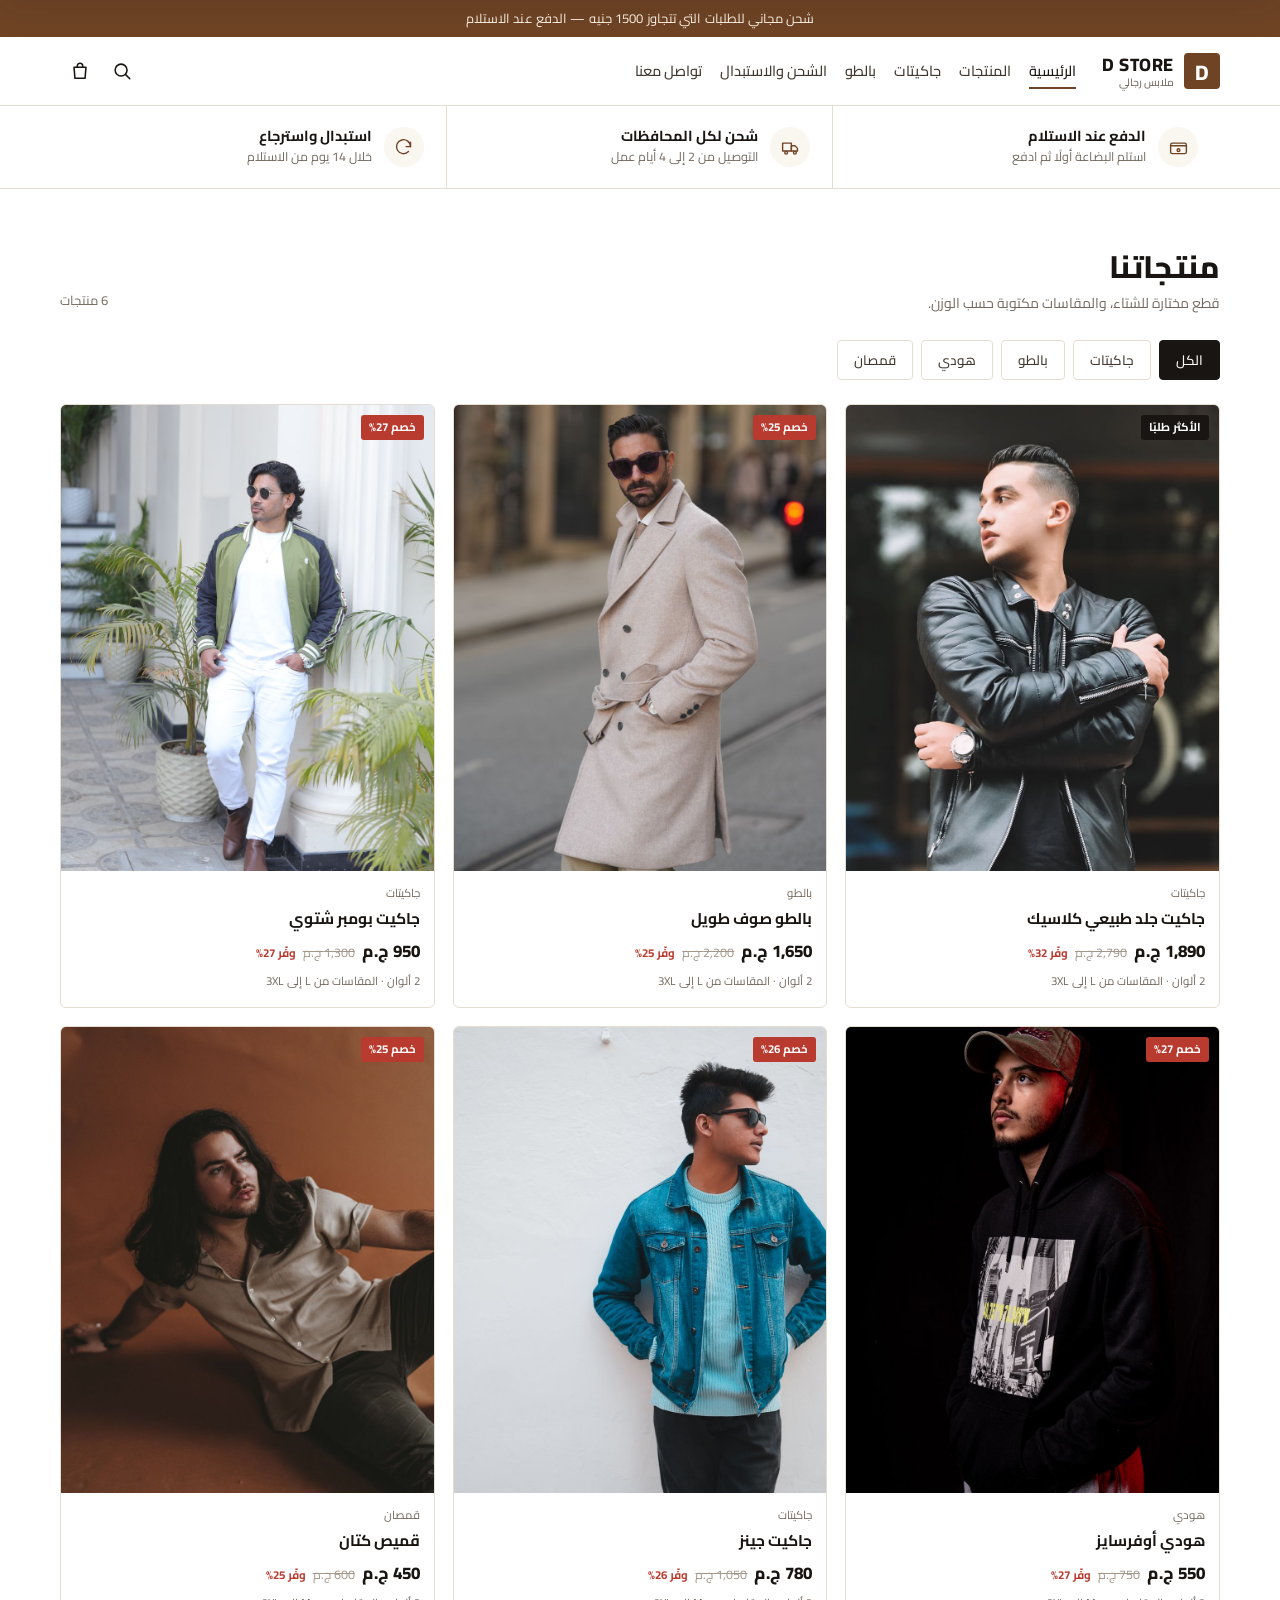
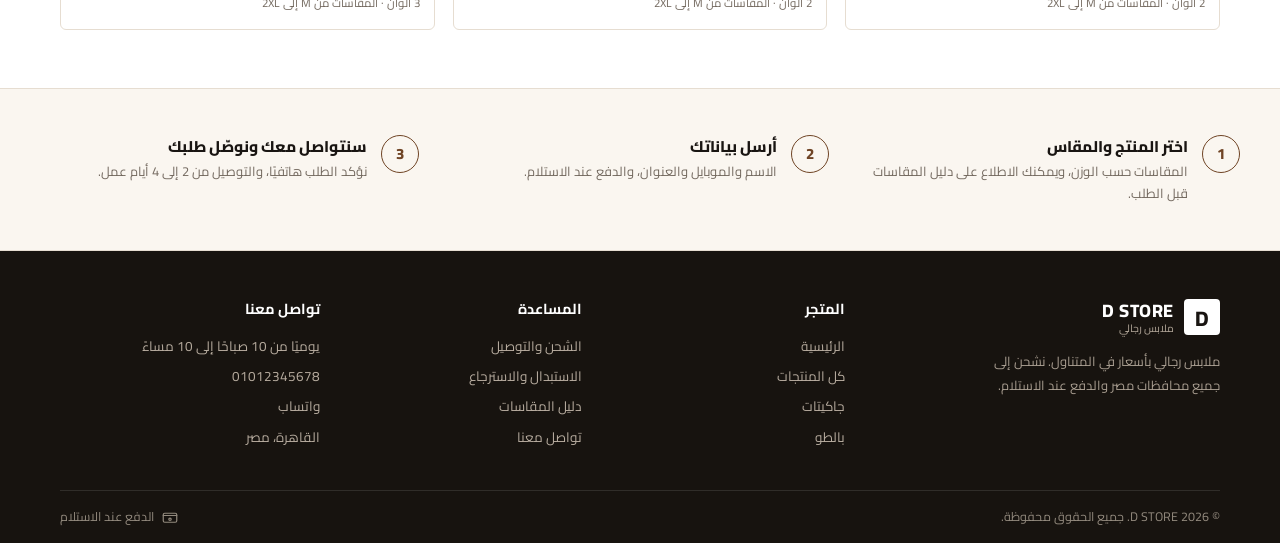
<file: index.html>
<!DOCTYPE html>
<html lang="ar" dir="rtl">
<head>
  <meta charset="UTF-8">
  <meta name="viewport" content="width=device-width, initial-scale=1">
  <title>D STORE | ملابس رجالي — الدفع عند الاستلام</title>
  <meta name="description" content="جاكيتات وملابس رجالي بأسعار في المتناول. شحن لكل محافظات مصر والدفع عند الاستلام.">
  <link rel="icon" href="assets/favicon.svg" type="image/svg+xml">
  <link rel="preload" href="assets/fonts/cairo-var-ar.woff2" as="font" type="font/woff2" crossorigin>
  <link rel="preload" href="assets/fonts/cairo-var-latin.woff2" as="font" type="font/woff2" crossorigin>
  <link rel="stylesheet" href="css/style.css">
  <meta property="og:title" content="D STORE | ملابس رجالي">
  <meta property="og:description" content="جاكيتات وملابس رجالي، شحن لكل المحافظات والدفع عند الاستلام.">
  <meta property="og:image" content="assets/img/hero.jpg">
  <meta property="og:type" content="website">
</head>
<body class="has-dock">

  <div class="announce">شحن مجاني للطلبات التي تتجاوز 1500 جنيه — الدفع عند الاستلام</div>

  <header class="site-header">
    <div class="wrap header-inner">
      <button class="icon-btn menu-toggle" type="button" data-open-menu aria-label="فتح القائمة" aria-controls="mobileMenu">
        <svg viewBox="0 0 24 24" fill="none" stroke="currentColor" stroke-width="1.7" stroke-linecap="round" aria-hidden="true"><path d="M4 7h16M4 12h16M4 17h16"/></svg>
      </button>
      <a class="logo" href="index.html" aria-label="D STORE — الصفحة الرئيسية">
        <span class="logo-mark">D</span>
        <span class="logo-text">D STORE<small>ملابس رجالي</small></span>
      </a>
      <nav class="main-nav" aria-label="القائمة الرئيسية">
        <a href="index.html" class="is-active">الرئيسية</a>
        <a href="index.html#products">المنتجات</a>
        <a href="index.html?cat=jackets">جاكيتات</a>
        <a href="index.html?cat=coats">بالطو</a>
        <a href="policies.html">الشحن والاستبدال</a>
        <a href="#" data-whatsapp target="_blank" rel="noopener">تواصل معنا</a>
      </nav>
      <div class="header-actions">
        <button class="icon-btn" type="button" data-open-search aria-label="بحث">
          <svg viewBox="0 0 24 24" fill="none" stroke="currentColor" stroke-width="1.7" stroke-linecap="round" aria-hidden="true"><circle cx="11" cy="11" r="6.5"/><path d="m16 16 4.5 4.5"/></svg>
        </button>
        <button class="icon-btn cart-btn" type="button" data-open-cart aria-label="سلة المشتريات">
          <svg viewBox="0 0 24 24" fill="none" stroke="currentColor" stroke-width="1.7" stroke-linejoin="round" aria-hidden="true"><path d="M5.5 8h13l-1 12h-11l-1-12Z"/><path d="M9 8V6.5a3 3 0 0 1 6 0V8"/></svg>
          <span class="cart-count" data-cart-count hidden>0</span>
        </button>
      </div>
    </div>
  </header>

  <div class="panel mobile-menu" id="mobileMenu" aria-hidden="true" role="dialog" aria-label="القائمة">
    <div class="panel-head">
      <h2>القائمة</h2>
      <button class="panel-close" type="button" data-close aria-label="قفل">&times;</button>
    </div>
    <nav>
      <a href="index.html">الرئيسية</a>
      <a href="index.html#products">كل المنتجات</a>
      <a href="index.html?cat=jackets">جاكيتات</a>
      <a href="index.html?cat=coats">بالطو</a>
      <a href="index.html?cat=hoodies">هودي</a>
      <a href="index.html?cat=shirts">قمصان</a>
      <a href="policies.html">الشحن والاستبدال</a>
      <a href="#" data-whatsapp>تواصل معنا</a>
    </nav>
    <div class="mobile-menu-foot">
      للاستفسار
      <a href="#" data-phone>01012345678</a>
      يوميًا من 10 صباحًا إلى 10 مساءً
    </div>
  </div>

  <aside class="panel cart-drawer" id="cartDrawer" aria-hidden="true" aria-label="سلة المشتريات">
    <div class="panel-head">
      <h2>سلة المشتريات</h2>
      <button class="panel-close" type="button" data-close aria-label="قفل">&times;</button>
    </div>
    <div class="cart-items" id="cartItems"></div>
    <div class="cart-foot" id="cartFoot" hidden>
      <div class="cart-total"><span>الإجمالي</span><strong id="cartSubtotal">0 ج.م</strong></div>
      <p class="cart-note" id="cartNote"></p>
      <a href="checkout.html" class="btn">إتمام الطلب</a>
      <a href="index.html#products" class="link-center" data-close>متابعة التسوق</a>
    </div>
  </aside>

  <div class="panel search-modal" id="searchModal" aria-hidden="true" role="dialog" aria-label="بحث">
    <div class="search-box">
      <div class="search-head">
        <svg viewBox="0 0 24 24" fill="none" stroke="currentColor" stroke-width="1.7" stroke-linecap="round" aria-hidden="true"><circle cx="11" cy="11" r="6.5"/><path d="m16 16 4.5 4.5"/></svg>
        <input id="searchInput" type="search" placeholder="ابحث عن جاكيت، بالطو، قميص..." aria-label="بحث في المنتجات" autocomplete="off">
        <button class="panel-close" type="button" data-close aria-label="قفل">&times;</button>
      </div>
      <div class="search-results" id="searchResults"></div>
    </div>
  </div>

  <main>
    <h1 class="sr-only">D STORE — ملابس رجالي</h1>

    <section class="trust" aria-label="مميزات الشراء">
      <div class="wrap trust-inner">
        <div class="trust-item">
          <span class="trust-icon">
            <svg viewBox="0 0 24 24" fill="none" stroke="currentColor" stroke-width="1.6" stroke-linecap="round" stroke-linejoin="round" aria-hidden="true"><rect x="3" y="7" width="18" height="12" rx="2"/><path d="M3 10h18"/><circle cx="12" cy="15" r="1.6"/></svg>
          </span>
          <div>
            <h3>الدفع عند الاستلام</h3>
            <p>استلم البضاعة أولًا ثم ادفع</p>
          </div>
        </div>
        <div class="trust-item">
          <span class="trust-icon">
            <svg viewBox="0 0 24 24" fill="none" stroke="currentColor" stroke-width="1.6" stroke-linecap="round" stroke-linejoin="round" aria-hidden="true"><path d="M3 7h10v9H3z"/><path d="M13 10h4l3 3v3h-7z"/><circle cx="7" cy="18" r="1.6"/><circle cx="17" cy="18" r="1.6"/></svg>
          </span>
          <div>
            <h3>شحن لكل المحافظات</h3>
            <p>التوصيل من 2 إلى 4 أيام عمل</p>
          </div>
        </div>
        <div class="trust-item">
          <span class="trust-icon">
            <svg viewBox="0 0 24 24" fill="none" stroke="currentColor" stroke-width="1.6" stroke-linecap="round" stroke-linejoin="round" aria-hidden="true"><path d="M20 11a8 8 0 1 0-2.3 5.7"/><path d="M20 6v5h-5"/></svg>
          </span>
          <div>
            <h3>استبدال واسترجاع</h3>
            <p>خلال 14 يوم من الاستلام</p>
          </div>
        </div>
      </div>
    </section>

    <section class="section" id="products">
      <div class="wrap">
        <div class="section-head">
          <div>
            <h2>منتجاتنا</h2>
            <p>قطع مختارة للشتاء، والمقاسات مكتوبة حسب الوزن.</p>
          </div>
          <span class="section-count" id="productsCount">6 منتجات</span>
        </div>
        <div class="filters" id="filters" aria-label="تصنيفات المنتجات">
          <button class="filter-btn is-active" type="button" data-filter="all">الكل</button>
          <button class="filter-btn" type="button" data-filter="jackets">جاكيتات</button>
          <button class="filter-btn" type="button" data-filter="coats">بالطو</button>
          <button class="filter-btn" type="button" data-filter="hoodies">هودي</button>
          <button class="filter-btn" type="button" data-filter="shirts">قمصان</button>
        </div>
        <div class="products-grid" id="productsGrid"></div>
      </div>
    </section>

    <section class="steps" aria-labelledby="howTitle">
      <div class="wrap steps-grid">
        <div class="step">
          <span class="step-num">1</span>
          <div>
            <h3 id="howTitle">اختر المنتج والمقاس</h3>
            <p>المقاسات حسب الوزن، ويمكنك الاطلاع على دليل المقاسات قبل الطلب.</p>
          </div>
        </div>
        <div class="step">
          <span class="step-num">2</span>
          <div>
            <h3>أرسل بياناتك</h3>
            <p>الاسم والموبايل والعنوان، والدفع عند الاستلام.</p>
          </div>
        </div>
        <div class="step">
          <span class="step-num">3</span>
          <div>
            <h3>سنتواصل معك ونوصّل طلبك</h3>
            <p>نؤكد الطلب هاتفيًا، والتوصيل من 2 إلى 4 أيام عمل.</p>
          </div>
        </div>
      </div>
    </section>
  </main>

  <footer class="site-footer">
    <div class="wrap">
      <div class="footer-grid">
        <div class="footer-brand">
          <a class="logo" href="index.html" aria-label="D STORE">
            <span class="logo-mark">D</span>
            <span class="logo-text">D STORE<small>ملابس رجالي</small></span>
          </a>
          <p>ملابس رجالي بأسعار في المتناول. نشحن إلى جميع محافظات مصر والدفع عند الاستلام.</p>
        </div>
        <div class="footer-col">
          <h3>المتجر</h3>
          <a href="index.html">الرئيسية</a>
          <a href="index.html#products">كل المنتجات</a>
          <a href="index.html?cat=jackets">جاكيتات</a>
          <a href="index.html?cat=coats">بالطو</a>
        </div>
        <div class="footer-col">
          <h3>المساعدة</h3>
          <a href="policies.html#shipping">الشحن والتوصيل</a>
          <a href="policies.html#returns">الاستبدال والاسترجاع</a>
          <a href="policies.html#sizes">دليل المقاسات</a>
          <a href="#" data-whatsapp>تواصل معنا</a>
        </div>
        <div class="footer-col">
          <h3>تواصل معنا</h3>
          <span>يوميًا من 10 صباحًا إلى 10 مساءً</span>
          <a href="#" data-phone>01012345678</a>
          <a href="#" data-whatsapp>واتساب</a>
          <span>القاهرة، مصر</span>
        </div>
      </div>
      <div class="footer-bottom">
        <span>© <span data-year>2026</span> D STORE. جميع الحقوق محفوظة.</span>
        <span class="footer-pay">
          <svg viewBox="0 0 24 24" fill="none" stroke="currentColor" stroke-width="1.6" stroke-linecap="round" stroke-linejoin="round" aria-hidden="true"><rect x="3" y="7" width="18" height="12" rx="2"/><path d="M3 10h18"/><circle cx="12" cy="15" r="1.6"/></svg>
          الدفع عند الاستلام
        </span>
      </div>
    </div>
  </footer>

  <nav class="mobile-dock" aria-label="تنقل سريع">
    <a class="mobile-dock-item is-active" href="index.html#products">
      <svg viewBox="0 0 24 24" fill="none" stroke="currentColor" stroke-width="1.6" stroke-linecap="round" stroke-linejoin="round" aria-hidden="true"><rect x="3.5" y="3.5" width="7" height="7" rx="1"/><rect x="13.5" y="3.5" width="7" height="7" rx="1"/><rect x="3.5" y="13.5" width="7" height="7" rx="1"/><rect x="13.5" y="13.5" width="7" height="7" rx="1"/></svg>
      <span>المتجر</span>
    </a>
    <button class="mobile-dock-item" type="button" data-open-cart aria-label="سلة المشتريات">
      <svg viewBox="0 0 24 24" fill="none" stroke="currentColor" stroke-width="1.6" stroke-linejoin="round" aria-hidden="true"><path d="M5.5 8h13l-1 12h-11l-1-12Z"/><path d="M9 8V6.5a3 3 0 0 1 6 0V8"/></svg>
      <span>السلة</span>
      <span class="cart-count" data-cart-count hidden>0</span>
    </button>
    <button class="mobile-dock-item" type="button" data-open-search aria-label="بحث">
      <svg viewBox="0 0 24 24" fill="none" stroke="currentColor" stroke-width="1.6" stroke-linecap="round" aria-hidden="true"><circle cx="11" cy="11" r="6.5"/><path d="m16 16 4.5 4.5"/></svg>
      <span>البحث</span>
    </button>
  </nav>

  <div class="overlay" id="overlay" hidden data-close></div>

  <script src="js/data.js"></script>
  <script src="js/app.js"></script>
  <script src="js/home.js"></script>
</body>
</html>
</file>
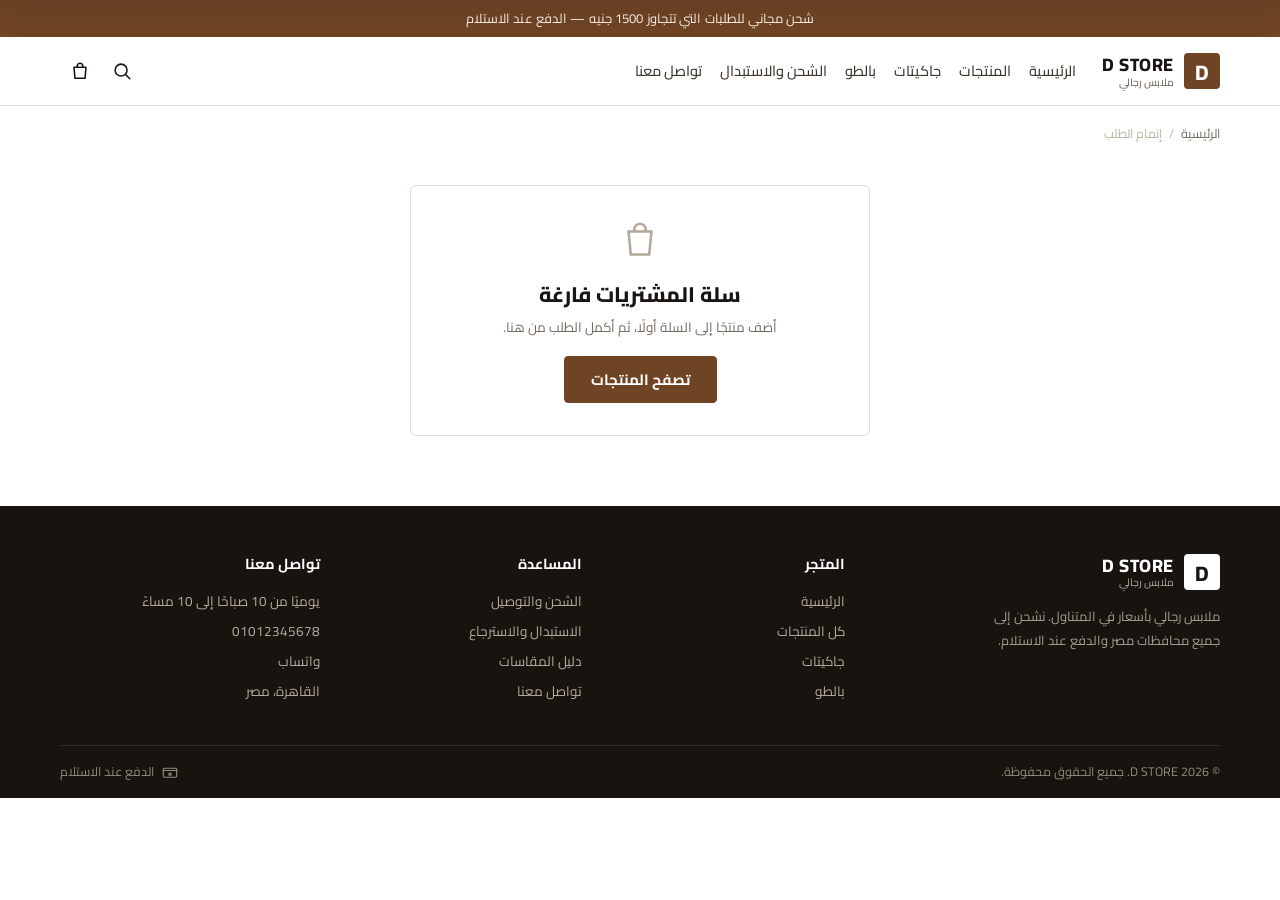
<file: checkout.html>
<!DOCTYPE html>
<html lang="ar" dir="rtl">
<head>
  <meta charset="UTF-8">
  <meta name="viewport" content="width=device-width, initial-scale=1">
  <title>إتمام الطلب | D STORE</title>
  <meta name="description" content="راجع منتجاتك واكتب بيانات الشحن. الدفع عند الاستلام.">
  <link rel="icon" href="assets/favicon.svg" type="image/svg+xml">
  <link rel="preload" href="assets/fonts/cairo-var-ar.woff2" as="font" type="font/woff2" crossorigin>
  <link rel="preload" href="assets/fonts/cairo-var-latin.woff2" as="font" type="font/woff2" crossorigin>
  <link rel="stylesheet" href="css/style.css">
</head>
<body class="has-dock">

  <div class="announce">شحن مجاني للطلبات التي تتجاوز 1500 جنيه — الدفع عند الاستلام</div>

  <header class="site-header">
    <div class="wrap header-inner">
      <button class="icon-btn menu-toggle" type="button" data-open-menu aria-label="فتح القائمة" aria-controls="mobileMenu">
        <svg viewBox="0 0 24 24" fill="none" stroke="currentColor" stroke-width="1.7" stroke-linecap="round" aria-hidden="true"><path d="M4 7h16M4 12h16M4 17h16"/></svg>
      </button>
      <a class="logo" href="index.html" aria-label="D STORE — الصفحة الرئيسية">
        <span class="logo-mark">D</span>
        <span class="logo-text">D STORE<small>ملابس رجالي</small></span>
      </a>
      <nav class="main-nav" aria-label="القائمة الرئيسية">
        <a href="index.html">الرئيسية</a>
        <a href="index.html#products">المنتجات</a>
        <a href="index.html?cat=jackets">جاكيتات</a>
        <a href="index.html?cat=coats">بالطو</a>
        <a href="policies.html">الشحن والاستبدال</a>
        <a href="#" data-whatsapp target="_blank" rel="noopener">تواصل معنا</a>
      </nav>
      <div class="header-actions">
        <button class="icon-btn" type="button" data-open-search aria-label="بحث">
          <svg viewBox="0 0 24 24" fill="none" stroke="currentColor" stroke-width="1.7" stroke-linecap="round" aria-hidden="true"><circle cx="11" cy="11" r="6.5"/><path d="m16 16 4.5 4.5"/></svg>
        </button>
        <button class="icon-btn cart-btn" type="button" data-open-cart aria-label="سلة المشتريات">
          <svg viewBox="0 0 24 24" fill="none" stroke="currentColor" stroke-width="1.7" stroke-linejoin="round" aria-hidden="true"><path d="M5.5 8h13l-1 12h-11l-1-12Z"/><path d="M9 8V6.5a3 3 0 0 1 6 0V8"/></svg>
          <span class="cart-count" data-cart-count hidden>0</span>
        </button>
      </div>
    </div>
  </header>

  <div class="panel mobile-menu" id="mobileMenu" aria-hidden="true" role="dialog" aria-label="القائمة">
    <div class="panel-head">
      <h2>القائمة</h2>
      <button class="panel-close" type="button" data-close aria-label="قفل">&times;</button>
    </div>
    <nav>
      <a href="index.html">الرئيسية</a>
      <a href="index.html#products">كل المنتجات</a>
      <a href="index.html?cat=jackets">جاكيتات</a>
      <a href="index.html?cat=coats">بالطو</a>
      <a href="index.html?cat=hoodies">هودي</a>
      <a href="index.html?cat=shirts">قمصان</a>
      <a href="policies.html">الشحن والاستبدال</a>
      <a href="#" data-whatsapp>تواصل معنا</a>
    </nav>
    <div class="mobile-menu-foot">
      للاستفسار
      <a href="#" data-phone>01012345678</a>
      يوميًا من 10 صباحًا إلى 10 مساءً
    </div>
  </div>

  <aside class="panel cart-drawer" id="cartDrawer" aria-hidden="true" aria-label="سلة المشتريات">
    <div class="panel-head">
      <h2>سلة المشتريات</h2>
      <button class="panel-close" type="button" data-close aria-label="قفل">&times;</button>
    </div>
    <div class="cart-items" id="cartItems"></div>
    <div class="cart-foot" id="cartFoot" hidden>
      <div class="cart-total"><span>الإجمالي</span><strong id="cartSubtotal">0 ج.م</strong></div>
      <p class="cart-note" id="cartNote"></p>
      <a href="checkout.html" class="btn">إتمام الطلب</a>
      <a href="index.html#products" class="link-center" data-close>متابعة التسوق</a>
    </div>
  </aside>

  <div class="panel search-modal" id="searchModal" aria-hidden="true" role="dialog" aria-label="بحث">
    <div class="search-box">
      <div class="search-head">
        <svg viewBox="0 0 24 24" fill="none" stroke="currentColor" stroke-width="1.7" stroke-linecap="round" aria-hidden="true"><circle cx="11" cy="11" r="6.5"/><path d="m16 16 4.5 4.5"/></svg>
        <input id="searchInput" type="search" placeholder="ابحث عن جاكيت، بالطو، قميص..." aria-label="بحث في المنتجات" autocomplete="off">
        <button class="panel-close" type="button" data-close aria-label="قفل">&times;</button>
      </div>
      <div class="search-results" id="searchResults"></div>
    </div>
  </div>

  <main class="wrap">
    <nav class="crumbs" aria-label="مسار الصفحة">
      <a href="index.html">الرئيسية</a>
      <span>/</span>
      <span>إتمام الطلب</span>
    </nav>

    <div class="checkout-layout" id="checkoutContent">
      <div class="checkout-main">
        <h1>إتمام الطلب</h1>
        <p>راجع المنتجات وأدخل بيانات الشحن، والدفع عند الاستلام.</p>

        <div class="checkout-box">
          <div class="checkout-box-head">
            <span>منتجات الطلب</span>
            <button class="text-btn" type="button" data-open-cart>تعديل السلة</button>
          </div>
          <div class="checkout-items" id="checkoutItems"></div>
        </div>

        <form id="checkoutForm" class="checkout-form" novalidate>
          <div class="checkout-box">
            <div class="checkout-box-head"><span>بيانات الشحن</span></div>
            <div class="form-body">
              <div class="field">
                <label for="checkoutName">الاسم بالكامل</label>
                <input id="checkoutName" name="name" type="text" placeholder="مثال: محمد أحمد" autocomplete="name">
              </div>
              <div class="field">
                <label for="checkoutPhone">رقم الموبايل (واتساب)</label>
                <input id="checkoutPhone" name="phone" type="tel" inputmode="numeric" placeholder="01xxxxxxxxx" autocomplete="tel">
              </div>
              <div class="field">
                <label for="checkoutGov">المحافظة</label>
                <select id="checkoutGov" name="governorate">
                  <option value="">اختر المحافظة</option>
                </select>
              </div>
              <div class="field">
                <label for="checkoutNotes">ملاحظات (اختياري)</label>
                <input id="checkoutNotes" name="notes" type="text" placeholder="مثال: يرجى الاتصال بعد الساعة 5">
              </div>
              <div class="field field-full">
                <label for="checkoutAddress">العنوان بالتفصيل</label>
                <textarea id="checkoutAddress" name="address" placeholder="المدينة، الشارع، رقم العمارة والشقة"></textarea>
              </div>
            </div>
          </div>
        </form>
      </div>

      <aside class="checkout-side">
        <div class="side-card">
          <div class="side-head">ملخص الطلب</div>
          <div class="side-body">
            <div class="side-lines">
              <div class="side-line"><span>عدد القطع</span><strong id="sideCount">0</strong></div>
              <div class="side-line"><span>إجمالي المنتجات</span><span id="sideSubtotal">0 ج.م</span></div>
              <div class="side-line"><span>الشحن</span><span id="sideShipping">اختر المحافظة</span></div>
            </div>
            <div class="side-total"><span>الإجمالي</span><strong id="sideTotal">0 ج.م</strong></div>
            <p class="side-note" id="sideNote" hidden>الشحن مجاني على هذا الطلب.</p>
            <div class="side-submit">
              <button class="btn btn-lg" type="submit" form="checkoutForm">تأكيد الطلب</button>
            </div>
            <div class="side-extra">
              <span>
                <svg viewBox="0 0 24 24" fill="none" stroke="currentColor" stroke-width="1.6" stroke-linecap="round" stroke-linejoin="round" aria-hidden="true"><rect x="3" y="7" width="18" height="12" rx="2"/><path d="M3 10h18"/><circle cx="12" cy="15" r="1.6"/></svg>
                الدفع عند الاستلام
              </span>
              <span>
                <svg viewBox="0 0 24 24" fill="none" stroke="currentColor" stroke-width="1.6" stroke-linecap="round" stroke-linejoin="round" aria-hidden="true"><path d="M3 7h10v9H3z"/><path d="M13 10h4l3 3v3h-7z"/><circle cx="7" cy="18" r="1.6"/><circle cx="17" cy="18" r="1.6"/></svg>
                التوصيل من 2 إلى 4 أيام عمل
              </span>
            </div>
          </div>
        </div>
      </aside>
    </div>

    <div class="success-box" id="checkoutSuccess" hidden>
      <div class="success-icon">
        <svg viewBox="0 0 24 24" fill="none" stroke="currentColor" stroke-width="2" stroke-linecap="round" stroke-linejoin="round" aria-hidden="true"><path d="m5 12.5 4.5 4.5L19 7.5"/></svg>
      </div>
      <h2>تم استلام طلبك</h2>
      <p>سنتواصل معك على الرقم الذي أدخلته لتأكيد الطلب.</p>
      <div class="order-number">رقم الطلب: <strong id="checkoutOrderNumber"></strong></div>
      <div class="success-summary">
        <div id="checkoutSuccessItems"></div>
        <div class="summary-item"><span>الشحن</span><span id="checkoutSuccessShipping"></span></div>
        <div class="summary-item"><span><strong>الإجمالي</strong></span><strong id="checkoutSuccessTotal"></strong></div>
      </div>
      <div class="success-actions">
        <a href="#" class="btn btn-wa" id="checkoutWhatsapp" target="_blank" rel="noopener">أرسل الطلب عبر واتساب</a>
        <a href="index.html#products" class="btn btn-outline">متابعة التسوق</a>
      </div>
    </div>

    <div class="empty-cart-page" id="emptyCart" hidden>
      <svg viewBox="0 0 24 24" fill="none" stroke="currentColor" stroke-width="1.3" aria-hidden="true"><path d="M6 7h12l-1.2 12H7.2L6 7Z"/><path d="M9 7V6a3 3 0 0 1 6 0v1"/></svg>
      <h1>سلة المشتريات فارغة</h1>
      <p>أضف منتجًا إلى السلة أولًا، ثم أكمل الطلب من هنا.</p>
      <a href="index.html#products" class="btn">تصفح المنتجات</a>
    </div>
  </main>

  <footer class="site-footer">
    <div class="wrap">
      <div class="footer-grid">
        <div class="footer-brand">
          <a class="logo" href="index.html" aria-label="D STORE">
            <span class="logo-mark">D</span>
            <span class="logo-text">D STORE<small>ملابس رجالي</small></span>
          </a>
          <p>ملابس رجالي بأسعار في المتناول. نشحن إلى جميع محافظات مصر والدفع عند الاستلام.</p>
        </div>
        <div class="footer-col">
          <h3>المتجر</h3>
          <a href="index.html">الرئيسية</a>
          <a href="index.html#products">كل المنتجات</a>
          <a href="index.html?cat=jackets">جاكيتات</a>
          <a href="index.html?cat=coats">بالطو</a>
        </div>
        <div class="footer-col">
          <h3>المساعدة</h3>
          <a href="policies.html#shipping">الشحن والتوصيل</a>
          <a href="policies.html#returns">الاستبدال والاسترجاع</a>
          <a href="policies.html#sizes">دليل المقاسات</a>
          <a href="#" data-whatsapp>تواصل معنا</a>
        </div>
        <div class="footer-col">
          <h3>تواصل معنا</h3>
          <span>يوميًا من 10 صباحًا إلى 10 مساءً</span>
          <a href="#" data-phone>01012345678</a>
          <a href="#" data-whatsapp>واتساب</a>
          <span>القاهرة، مصر</span>
        </div>
      </div>
      <div class="footer-bottom">
        <span>© <span data-year>2026</span> D STORE. جميع الحقوق محفوظة.</span>
        <span class="footer-pay">
          <svg viewBox="0 0 24 24" fill="none" stroke="currentColor" stroke-width="1.6" stroke-linecap="round" stroke-linejoin="round" aria-hidden="true"><rect x="3" y="7" width="18" height="12" rx="2"/><path d="M3 10h18"/><circle cx="12" cy="15" r="1.6"/></svg>
          الدفع عند الاستلام
        </span>
      </div>
    </div>
  </footer>

  <nav class="mobile-dock" aria-label="تنقل سريع">
    <a class="mobile-dock-item" href="index.html#products">
      <svg viewBox="0 0 24 24" fill="none" stroke="currentColor" stroke-width="1.6" stroke-linecap="round" stroke-linejoin="round" aria-hidden="true"><rect x="3.5" y="3.5" width="7" height="7" rx="1"/><rect x="13.5" y="3.5" width="7" height="7" rx="1"/><rect x="3.5" y="13.5" width="7" height="7" rx="1"/><rect x="13.5" y="13.5" width="7" height="7" rx="1"/></svg>
      <span>المتجر</span>
    </a>
    <button class="mobile-dock-item" type="button" data-open-cart aria-label="سلة المشتريات">
      <svg viewBox="0 0 24 24" fill="none" stroke="currentColor" stroke-width="1.6" stroke-linejoin="round" aria-hidden="true"><path d="M5.5 8h13l-1 12h-11l-1-12Z"/><path d="M9 8V6.5a3 3 0 0 1 6 0V8"/></svg>
      <span>السلة</span>
      <span class="cart-count" data-cart-count hidden>0</span>
    </button>
    <button class="mobile-dock-item" type="button" data-open-search aria-label="بحث">
      <svg viewBox="0 0 24 24" fill="none" stroke="currentColor" stroke-width="1.6" stroke-linecap="round" aria-hidden="true"><circle cx="11" cy="11" r="6.5"/><path d="m16 16 4.5 4.5"/></svg>
      <span>البحث</span>
    </button>
  </nav>

  <div class="overlay" id="overlay" hidden data-close></div>

  <script src="js/data.js"></script>
  <script src="js/app.js"></script>
  <script src="js/checkout.js"></script>
</body>
</html>
</file>
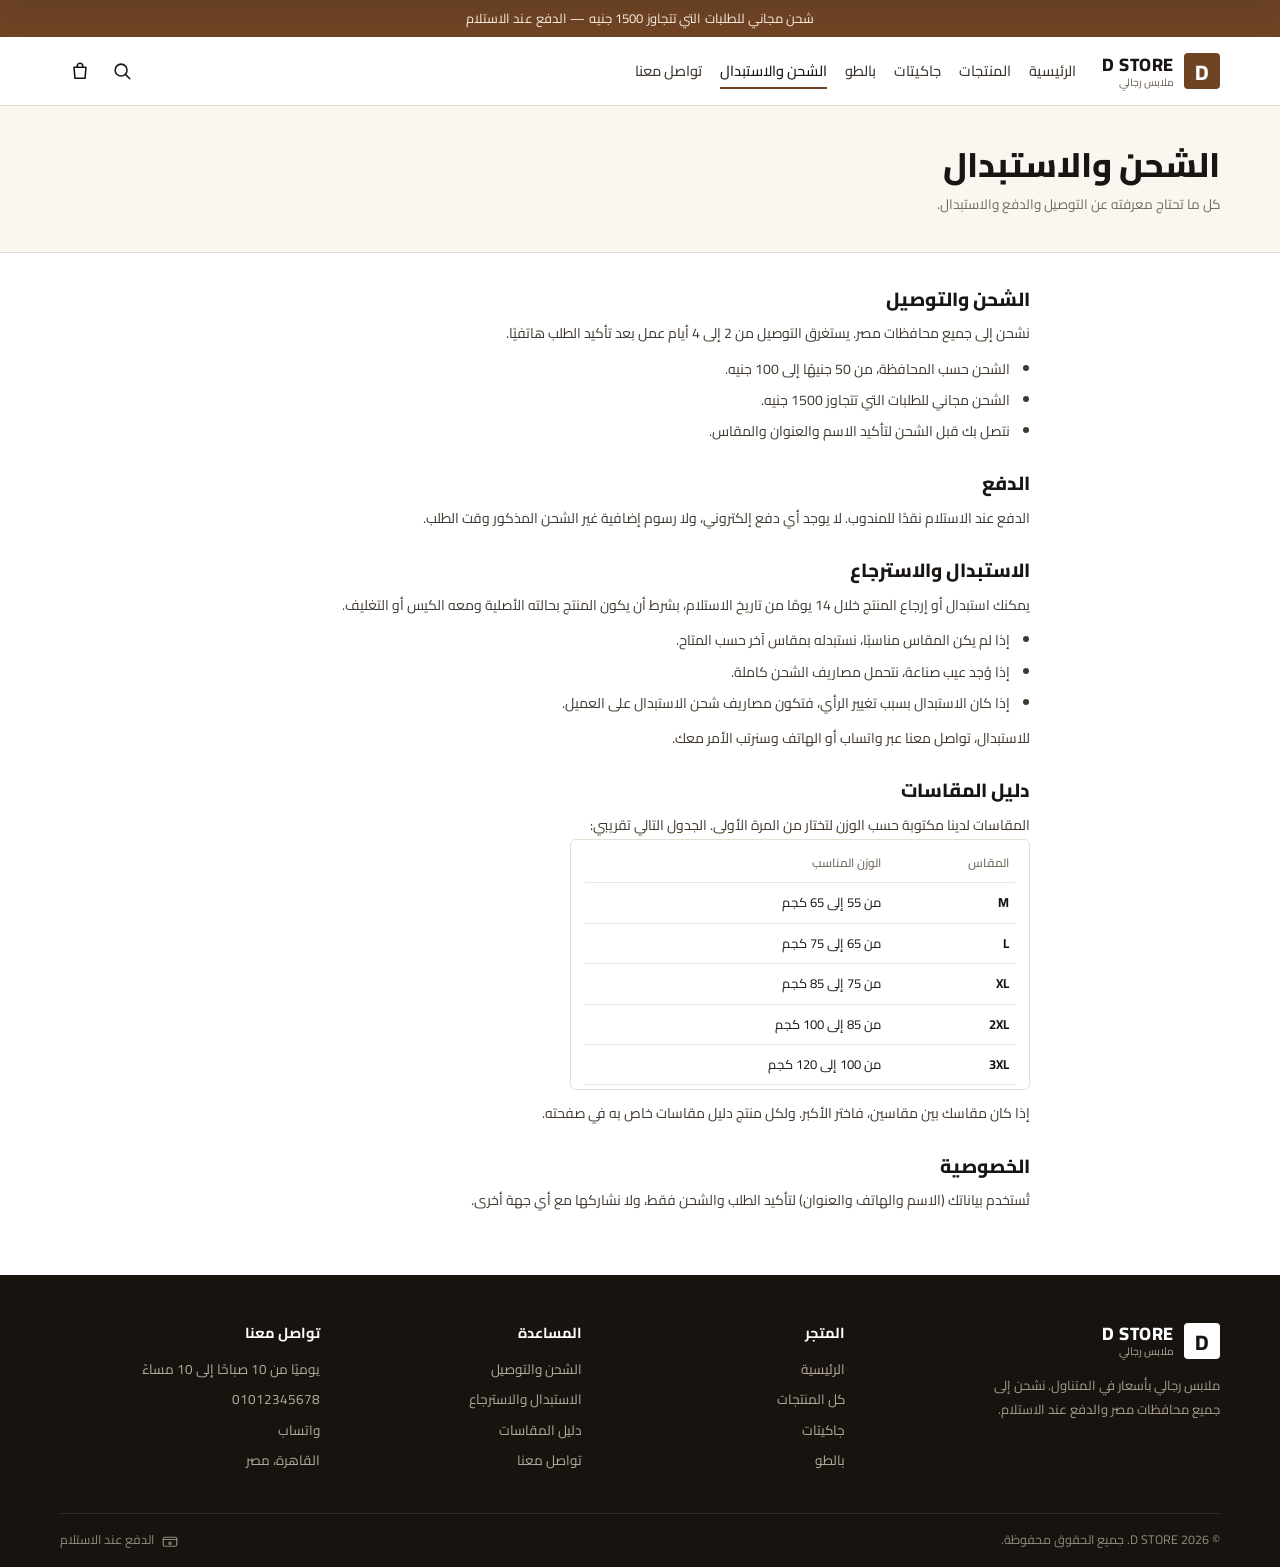
<file: policies.html>
<!DOCTYPE html>
<html lang="ar" dir="rtl">
<head>
  <meta charset="UTF-8">
  <meta name="viewport" content="width=device-width, initial-scale=1">
  <title>الشحن والاستبدال | D STORE</title>
  <meta name="description" content="سياسة الشحن والتوصيل والاستبدال والاسترجاع في D STORE، ودليل المقاسات.">
  <link rel="icon" href="assets/favicon.svg" type="image/svg+xml">
  <link rel="preload" href="assets/fonts/cairo-var-ar.woff2" as="font" type="font/woff2" crossorigin>
  <link rel="preload" href="assets/fonts/cairo-var-latin.woff2" as="font" type="font/woff2" crossorigin>
  <link rel="stylesheet" href="css/style.css">
</head>
<body class="has-dock">

  <div class="announce">شحن مجاني للطلبات التي تتجاوز 1500 جنيه — الدفع عند الاستلام</div>

  <header class="site-header">
    <div class="wrap header-inner">
      <button class="icon-btn menu-toggle" type="button" data-open-menu aria-label="فتح القائمة" aria-controls="mobileMenu">
        <svg viewBox="0 0 24 24" fill="none" stroke="currentColor" stroke-width="1.7" stroke-linecap="round" aria-hidden="true"><path d="M4 7h16M4 12h16M4 17h16"/></svg>
      </button>
      <a class="logo" href="index.html" aria-label="D STORE — الصفحة الرئيسية">
        <span class="logo-mark">D</span>
        <span class="logo-text">D STORE<small>ملابس رجالي</small></span>
      </a>
      <nav class="main-nav" aria-label="القائمة الرئيسية">
        <a href="index.html">الرئيسية</a>
        <a href="index.html#products">المنتجات</a>
        <a href="index.html?cat=jackets">جاكيتات</a>
        <a href="index.html?cat=coats">بالطو</a>
        <a href="policies.html" class="is-active">الشحن والاستبدال</a>
        <a href="#" data-whatsapp target="_blank" rel="noopener">تواصل معنا</a>
      </nav>
      <div class="header-actions">
        <button class="icon-btn" type="button" data-open-search aria-label="بحث">
          <svg viewBox="0 0 24 24" fill="none" stroke="currentColor" stroke-width="1.7" stroke-linecap="round" aria-hidden="true"><circle cx="11" cy="11" r="6.5"/><path d="m16 16 4.5 4.5"/></svg>
        </button>
        <button class="icon-btn cart-btn" type="button" data-open-cart aria-label="سلة المشتريات">
          <svg viewBox="0 0 24 24" fill="none" stroke="currentColor" stroke-width="1.7" stroke-linejoin="round" aria-hidden="true"><path d="M5.5 8h13l-1 12h-11l-1-12Z"/><path d="M9 8V6.5a3 3 0 0 1 6 0V8"/></svg>
          <span class="cart-count" data-cart-count hidden>0</span>
        </button>
      </div>
    </div>
  </header>

  <div class="panel mobile-menu" id="mobileMenu" aria-hidden="true" role="dialog" aria-label="القائمة">
    <div class="panel-head">
      <h2>القائمة</h2>
      <button class="panel-close" type="button" data-close aria-label="قفل">&times;</button>
    </div>
    <nav>
      <a href="index.html">الرئيسية</a>
      <a href="index.html#products">كل المنتجات</a>
      <a href="index.html?cat=jackets">جاكيتات</a>
      <a href="index.html?cat=coats">بالطو</a>
      <a href="index.html?cat=hoodies">هودي</a>
      <a href="index.html?cat=shirts">قمصان</a>
      <a href="policies.html">الشحن والاستبدال</a>
      <a href="#" data-whatsapp>تواصل معنا</a>
    </nav>
    <div class="mobile-menu-foot">
      للاستفسار
      <a href="#" data-phone>01012345678</a>
      يوميًا من 10 صباحًا إلى 10 مساءً
    </div>
  </div>

  <aside class="panel cart-drawer" id="cartDrawer" aria-hidden="true" aria-label="سلة المشتريات">
    <div class="panel-head">
      <h2>سلة المشتريات</h2>
      <button class="panel-close" type="button" data-close aria-label="قفل">&times;</button>
    </div>
    <div class="cart-items" id="cartItems"></div>
    <div class="cart-foot" id="cartFoot" hidden>
      <div class="cart-total"><span>الإجمالي</span><strong id="cartSubtotal">0 ج.م</strong></div>
      <p class="cart-note" id="cartNote"></p>
      <a href="checkout.html" class="btn">إتمام الطلب</a>
      <a href="index.html#products" class="link-center" data-close>متابعة التسوق</a>
    </div>
  </aside>

  <div class="panel search-modal" id="searchModal" aria-hidden="true" role="dialog" aria-label="بحث">
    <div class="search-box">
      <div class="search-head">
        <svg viewBox="0 0 24 24" fill="none" stroke="currentColor" stroke-width="1.7" stroke-linecap="round" aria-hidden="true"><circle cx="11" cy="11" r="6.5"/><path d="m16 16 4.5 4.5"/></svg>
        <input id="searchInput" type="search" placeholder="ابحث عن جاكيت، بالطو، قميص..." aria-label="بحث في المنتجات" autocomplete="off">
        <button class="panel-close" type="button" data-close aria-label="قفل">&times;</button>
      </div>
      <div class="search-results" id="searchResults"></div>
    </div>
  </div>

  <section class="page-hero">
    <div class="wrap">
      <h1>الشحن والاستبدال</h1>
      <p>كل ما تحتاج معرفته عن التوصيل والدفع والاستبدال.</p>
    </div>
  </section>

  <main class="wrap prose">
    <h2 id="shipping">الشحن والتوصيل</h2>
    <p>نشحن إلى جميع محافظات مصر. يستغرق التوصيل من 2 إلى 4 أيام عمل بعد تأكيد الطلب هاتفيًا.</p>
    <ul>
      <li>الشحن حسب المحافظة، من 50 جنيهًا إلى 100 جنيه.</li>
      <li>الشحن مجاني للطلبات التي تتجاوز 1500 جنيه.</li>
      <li>نتصل بك قبل الشحن لتأكيد الاسم والعنوان والمقاس.</li>
    </ul>

    <h2>الدفع</h2>
    <p>الدفع عند الاستلام نقدًا للمندوب. لا يوجد أي دفع إلكتروني، ولا رسوم إضافية غير الشحن المذكور وقت الطلب.</p>

    <h2 id="returns">الاستبدال والاسترجاع</h2>
    <p>يمكنك استبدال أو إرجاع المنتج خلال 14 يومًا من تاريخ الاستلام، بشرط أن يكون المنتج بحالته الأصلية ومعه الكيس أو التغليف.</p>
    <ul>
      <li>إذا لم يكن المقاس مناسبًا، نستبدله بمقاس آخر حسب المتاح.</li>
      <li>إذا وُجد عيب صناعة، نتحمل مصاريف الشحن كاملة.</li>
      <li>إذا كان الاستبدال بسبب تغيير الرأي، فتكون مصاريف شحن الاستبدال على العميل.</li>
    </ul>
    <p>للاستبدال، تواصل معنا عبر واتساب أو الهاتف وسنرتب الأمر معك.</p>

    <h2 id="sizes">دليل المقاسات</h2>
    <p>المقاسات لدينا مكتوبة حسب الوزن لتختار من المرة الأولى. الجدول التالي تقريبي:</p>
    <div class="checkout-box size-guide-table">
      <table class="size-table">
        <thead>
          <tr><th>المقاس</th><th>الوزن المناسب</th></tr>
        </thead>
        <tbody>
          <tr><td><strong>M</strong></td><td>من 55 إلى 65 كجم</td></tr>
          <tr><td><strong>L</strong></td><td>من 65 إلى 75 كجم</td></tr>
          <tr><td><strong>XL</strong></td><td>من 75 إلى 85 كجم</td></tr>
          <tr><td><strong>2XL</strong></td><td>من 85 إلى 100 كجم</td></tr>
          <tr><td><strong>3XL</strong></td><td>من 100 إلى 120 كجم</td></tr>
        </tbody>
      </table>
    </div>
    <p class="prose-note">إذا كان مقاسك بين مقاسين، فاختر الأكبر. ولكل منتج دليل مقاسات خاص به في صفحته.</p>

    <h2>الخصوصية</h2>
    <p>تُستخدم بياناتك (الاسم والهاتف والعنوان) لتأكيد الطلب والشحن فقط، ولا نشاركها مع أي جهة أخرى.</p>
  </main>

  <footer class="site-footer">
    <div class="wrap">
      <div class="footer-grid">
        <div class="footer-brand">
          <a class="logo" href="index.html" aria-label="D STORE">
            <span class="logo-mark">D</span>
            <span class="logo-text">D STORE<small>ملابس رجالي</small></span>
          </a>
          <p>ملابس رجالي بأسعار في المتناول. نشحن إلى جميع محافظات مصر والدفع عند الاستلام.</p>
        </div>
        <div class="footer-col">
          <h3>المتجر</h3>
          <a href="index.html">الرئيسية</a>
          <a href="index.html#products">كل المنتجات</a>
          <a href="index.html?cat=jackets">جاكيتات</a>
          <a href="index.html?cat=coats">بالطو</a>
        </div>
        <div class="footer-col">
          <h3>المساعدة</h3>
          <a href="policies.html#shipping">الشحن والتوصيل</a>
          <a href="policies.html#returns">الاستبدال والاسترجاع</a>
          <a href="policies.html#sizes">دليل المقاسات</a>
          <a href="#" data-whatsapp>تواصل معنا</a>
        </div>
        <div class="footer-col">
          <h3>تواصل معنا</h3>
          <span>يوميًا من 10 صباحًا إلى 10 مساءً</span>
          <a href="#" data-phone>01012345678</a>
          <a href="#" data-whatsapp>واتساب</a>
          <span>القاهرة، مصر</span>
        </div>
      </div>
      <div class="footer-bottom">
        <span>© <span data-year>2026</span> D STORE. جميع الحقوق محفوظة.</span>
        <span class="footer-pay">
          <svg viewBox="0 0 24 24" fill="none" stroke="currentColor" stroke-width="1.6" stroke-linecap="round" stroke-linejoin="round" aria-hidden="true"><rect x="3" y="7" width="18" height="12" rx="2"/><path d="M3 10h18"/><circle cx="12" cy="15" r="1.6"/></svg>
          الدفع عند الاستلام
        </span>
      </div>
    </div>
  </footer>

  <nav class="mobile-dock" aria-label="تنقل سريع">
    <a class="mobile-dock-item" href="index.html#products">
      <svg viewBox="0 0 24 24" fill="none" stroke="currentColor" stroke-width="1.6" stroke-linecap="round" stroke-linejoin="round" aria-hidden="true"><rect x="3.5" y="3.5" width="7" height="7" rx="1"/><rect x="13.5" y="3.5" width="7" height="7" rx="1"/><rect x="3.5" y="13.5" width="7" height="7" rx="1"/><rect x="13.5" y="13.5" width="7" height="7" rx="1"/></svg>
      <span>المتجر</span>
    </a>
    <button class="mobile-dock-item" type="button" data-open-cart aria-label="سلة المشتريات">
      <svg viewBox="0 0 24 24" fill="none" stroke="currentColor" stroke-width="1.6" stroke-linejoin="round" aria-hidden="true"><path d="M5.5 8h13l-1 12h-11l-1-12Z"/><path d="M9 8V6.5a3 3 0 0 1 6 0V8"/></svg>
      <span>السلة</span>
      <span class="cart-count" data-cart-count hidden>0</span>
    </button>
    <button class="mobile-dock-item" type="button" data-open-search aria-label="بحث">
      <svg viewBox="0 0 24 24" fill="none" stroke="currentColor" stroke-width="1.6" stroke-linecap="round" aria-hidden="true"><circle cx="11" cy="11" r="6.5"/><path d="m16 16 4.5 4.5"/></svg>
      <span>البحث</span>
    </button>
  </nav>

  <div class="overlay" id="overlay" hidden data-close></div>

  <script src="js/data.js"></script>
  <script src="js/app.js"></script>
</body>
</html>
</file>
<file: css/style.css>
@font-face {
  font-family: 'Cairo';
  font-style: normal;
  font-weight: 200 1000;
  font-display: swap;
  src: url('../assets/fonts/cairo-var-ar.woff2') format('woff2');
  unicode-range: U+0600-06FF, U+0750-077F, U+0870-0891, U+0897-08E1, U+08E3-08FF, U+200C-200E, U+2010-2011, U+204F, U+2E41, U+FB50-FDFF, U+FE70-FE74, U+FE76-FEFC, U+102E0-102FB, U+10E60-10E7E, U+10EC2-10EC7, U+10EC9-10EEE, U+10EF0-10EFF, U+1EE00-1EE03, U+1EE05-1EE1F, U+1EE21-1EE22, U+1EE24, U+1EE27, U+1EE29-1EE32, U+1EE34-1EE37, U+1EE39, U+1EE3B, U+1EE42, U+1EE47, U+1EE49, U+1EE4B, U+1EE4D-1EE4F, U+1EE51-1EE52, U+1EE54, U+1EE57, U+1EE59, U+1EE5B, U+1EE5D, U+1EE5F, U+1EE61-1EE62, U+1EE64, U+1EE67-1EE6A, U+1EE6C-1EE72, U+1EE74-1EE77, U+1EE79-1EE7C, U+1EE7E, U+1EE80-1EE89, U+1EE8B-1EE9B, U+1EEA1-1EEA3, U+1EEA5-1EEA9, U+1EEAB-1EEBB, U+1EEF0-1EEF1;
}
@font-face {
  font-family: 'Cairo';
  font-style: normal;
  font-weight: 200 1000;
  font-display: swap;
  src: url('../assets/fonts/cairo-var-latin.woff2') format('woff2');
  unicode-range: U+0000-00FF, U+0131, U+0152-0153, U+02BB-02BC, U+02C6, U+02DA, U+02DC, U+0304, U+0308, U+0329, U+2000-206F, U+20AC, U+2122, U+2191, U+2193, U+2212, U+2215, U+FEFF, U+FFFD;
}

:root {
  --ink: #191512;
  --text: #40382f;
  --muted: #73695f;
  --line: #e6ddd1;
  --line-soft: #efe7dc;
  --cream: #faf6f0;
  --cream-2: #f2eae0;
  --brown: #6f4425;
  --brown-dark: #56321a;
  --brown-soft: #f1e6d8;
  --red: #b93a2f;
  --red-soft: #fbeceb;
  --green: #2e7d58;
  --green-soft: #eaf5ef;
  --gold: #d99a2b;
  --radius: 6px;
  --max: 1200px;
  --shadow: 0 10px 30px rgba(40, 28, 18, 0.07);
}

*,
*::before,
*::after {
  box-sizing: border-box;
}

html {
  scroll-behavior: smooth;
}

body {
  margin: 0;
  background: #fff;
  color: var(--ink);
  font-family: 'Cairo', 'Segoe UI', Tahoma, sans-serif;
  font-size: 16px;
  line-height: 1.65;
  -webkit-font-smoothing: antialiased;
}

body.no-scroll {
  overflow: hidden;
}

img {
  display: block;
  max-width: 100%;
}

a {
  color: inherit;
  text-decoration: none;
}

button {
  font: inherit;
  color: inherit;
  cursor: pointer;
}

input,
select,
textarea {
  font: inherit;
  color: inherit;
}

h1,
h2,
h3,
h4 {
  margin: 0;
  font-weight: 800;
  line-height: 1.35;
}

p {
  margin: 0;
}

ul,
ol {
  margin: 0;
  padding: 0;
  list-style: none;
}

[hidden] {
  display: none !important;
}

:focus-visible {
  outline: 2px solid var(--brown);
  outline-offset: 2px;
}

.wrap {
  width: 100%;
  max-width: var(--max);
  margin-inline: auto;
  padding-inline: 20px;
}

.sr-only {
  position: absolute;
  width: 1px;
  height: 1px;
  padding: 0;
  margin: -1px;
  overflow: hidden;
  clip: rect(0 0 0 0);
  white-space: nowrap;
  border: 0;
}

/* Announcement + header */

.announce {
  background: var(--brown);
  color: #fff4e8;
  font-size: 13px;
  letter-spacing: 0.1px;
  text-align: center;
  padding: 8px 14px;
}

.site-header {
  position: sticky;
  top: 0;
  z-index: 90;
  background: #fff;
  border-bottom: 1px solid var(--line);
}

.header-inner {
  display: flex;
  align-items: center;
  gap: 26px;
  height: 68px;
}

.logo {
  display: inline-flex;
  align-items: center;
  gap: 10px;
  flex-shrink: 0;
}

.logo-mark {
  display: grid;
  place-items: center;
  width: 36px;
  height: 36px;
  border-radius: 4px;
  background: var(--brown);
  color: #fff;
  font-family: 'Cairo', sans-serif;
  font-weight: 800;
  font-size: 21px;
  line-height: 1;
  padding-top: 3px;
}

.logo-text {
  display: flex;
  flex-direction: column;
  font-family: 'Cairo', sans-serif;
  font-weight: 800;
  font-size: 18px;
  letter-spacing: 0.6px;
  line-height: 1.15;
}

.logo-text small {
  font-family: 'Cairo', sans-serif;
  font-weight: 500;
  font-size: 10.5px;
  letter-spacing: 0;
  color: var(--muted);
}

.main-nav {
  display: flex;
  align-items: center;
  gap: 18px;
}

.main-nav a {
  position: relative;
  padding: 8px 0;
  font-size: 14.5px;
  font-weight: 500;
  color: var(--text);
}

.main-nav a::after {
  content: '';
  position: absolute;
  inset-inline: 0;
  bottom: 2px;
  height: 2px;
  background: var(--brown);
  transform: scaleX(0);
  transition: transform 0.18s ease;
}

.main-nav a:hover,
.main-nav a.is-active {
  color: var(--ink);
}

.main-nav a:hover::after,
.main-nav a.is-active::after {
  transform: scaleX(1);
}

.header-actions {
  display: flex;
  align-items: center;
  gap: 2px;
  margin-inline-start: auto;
}

.icon-btn {
  display: inline-grid;
  place-items: center;
  width: 40px;
  height: 40px;
  border: 0;
  border-radius: 4px;
  background: transparent;
  color: var(--ink);
  transition: background 0.15s ease;
}

.icon-btn:hover {
  background: var(--cream);
}

.icon-btn svg {
  width: 22px;
  height: 22px;
}

.cart-btn {
  position: relative;
}

.cart-count {
  position: absolute;
  top: 3px;
  inset-inline-start: 3px;
  min-width: 17px;
  height: 17px;
  padding: 0 4px;
  border-radius: 999px;
  background: var(--red);
  color: #fff;
  font-size: 10.5px;
  font-weight: 700;
  line-height: 17px;
  text-align: center;
}

.menu-toggle {
  display: none;
}

/* Mobile dock */

.mobile-dock {
  display: none;
}

/* Buttons */

.btn {
  display: inline-flex;
  align-items: center;
  justify-content: center;
  gap: 8px;
  padding: 12px 26px;
  border: 1px solid var(--brown);
  border-radius: 4px;
  background: var(--brown);
  color: #fff;
  font-size: 15px;
  font-weight: 700;
  line-height: 1.4;
  text-align: center;
  transition: background 0.15s ease, border-color 0.15s ease, color 0.15s ease;
}

.btn:hover {
  background: var(--brown-dark);
  border-color: var(--brown-dark);
}

.btn-outline {
  background: transparent;
  color: var(--ink);
  border-color: var(--line);
}

.btn-outline:hover {
  background: #fff;
  color: var(--brown);
  border-color: var(--brown);
}

.btn-dark {
  background: var(--ink);
  border-color: var(--ink);
}

.btn-dark:hover {
  background: #000;
  border-color: #000;
}

.btn-wa {
  background: #1f8f4e;
  border-color: #1f8f4e;
}

.btn-wa:hover {
  background: #177a41;
  border-color: #177a41;
}

.btn-block {
  width: 100%;
}

.btn-lg {
  padding: 14px 30px;
  font-size: 16px;
}

.btn-sm {
  padding: 9px 16px;
  font-size: 13.5px;
}

.btn[disabled] {
  opacity: 0.45;
  pointer-events: none;
}

/* Trust strip */

.trust {
  border-bottom: 1px solid var(--line);
}

.trust-inner {
  display: grid;
  grid-template-columns: repeat(3, 1fr);
}

.trust-item {
  display: flex;
  align-items: center;
  gap: 12px;
  padding: 20px 22px;
}

.trust-item + .trust-item {
  border-inline-start: 1px solid var(--line);
}

.trust-icon {
  display: grid;
  place-items: center;
  flex-shrink: 0;
  width: 40px;
  height: 40px;
  border-radius: 50%;
  background: var(--cream);
  color: var(--brown);
}

.trust-icon svg {
  width: 21px;
  height: 21px;
}

.trust-item h3 {
  font-size: 14.5px;
  font-weight: 700;
}

.trust-item p {
  color: var(--muted);
  font-size: 12.5px;
  margin-top: 1px;
}

/* Sections */

.section {
  padding: 58px 0;
}

.section-head {
  display: flex;
  align-items: flex-end;
  justify-content: space-between;
  gap: 16px;
  margin-bottom: 24px;
}

.section-head h2 {
  font-size: clamp(23px, 3vw, 31px);
}

.section-head p {
  color: var(--muted);
  font-size: 14px;
  margin-top: 4px;
}

.section-count {
  color: var(--muted);
  font-size: 13px;
  white-space: nowrap;
  padding-bottom: 4px;
}

.filters {
  display: flex;
  flex-wrap: wrap;
  gap: 8px;
  margin-bottom: 24px;
}

.filter-btn {
  padding: 8px 16px;
  border: 1px solid var(--line);
  border-radius: 4px;
  background: #fff;
  color: var(--text);
  font-size: 13.5px;
  font-weight: 500;
  transition: background 0.15s ease, border-color 0.15s ease, color 0.15s ease;
}

.filter-btn:hover {
  border-color: var(--brown);
  color: var(--brown);
}

.filter-btn.is-active {
  background: var(--ink);
  border-color: var(--ink);
  color: #fff;
}

/* Product grid */

.products-grid {
  display: grid;
  grid-template-columns: repeat(3, 1fr);
  gap: 18px;
}

.product-card {
  display: flex;
  flex-direction: column;
  border: 1px solid var(--line);
  border-radius: var(--radius);
  background: #fff;
  overflow: hidden;
  transition: box-shadow 0.2s ease, border-color 0.2s ease;
}

.product-card:hover {
  border-color: #d6c7b5;
  box-shadow: var(--shadow);
}

.card-media {
  position: relative;
  display: block;
  aspect-ratio: 4 / 5;
  overflow: hidden;
  background: var(--cream-2);
}

.card-media img {
  width: 100%;
  height: 100%;
  object-fit: cover;
  transition: transform 0.45s ease;
}

.product-card:hover .card-media img {
  transform: scale(1.035);
}

.badge {
  position: absolute;
  top: 10px;
  inset-inline-start: 10px;
  z-index: 1;
  padding: 4px 8px;
  border-radius: 3px;
  background: var(--red);
  color: #fff;
  font-size: 11.5px;
  font-weight: 700;
  line-height: 1.5;
}

.badge-dark {
  background: var(--ink);
}

.card-body {
  display: flex;
  flex-direction: column;
  gap: 5px;
  padding: 13px 14px 16px;
}

.card-cat {
  color: var(--muted);
  font-size: 11.5px;
}

.card-title {
  font-size: 15.5px;
  font-weight: 700;
  line-height: 1.45;
}

.card-title a:hover {
  color: var(--brown);
}

.price-row {
  display: flex;
  align-items: baseline;
  flex-wrap: wrap;
  gap: 7px;
  margin-top: 2px;
}

.price {
  font-size: 17px;
  font-weight: 800;
}

.price-old {
  color: #a3978a;
  font-size: 12.5px;
  text-decoration: line-through;
}

.discount {
  color: var(--red);
  font-size: 11.5px;
  font-weight: 700;
}

.card-meta {
  color: var(--muted);
  font-size: 11.5px;
  margin-top: 2px;
}

/* Steps */

.steps {
  background: var(--cream);
  border-block: 1px solid var(--line);
}

.steps-grid {
  display: grid;
  grid-template-columns: repeat(3, 1fr);
  gap: 32px;
  padding: 46px 0;
}

.step {
  display: flex;
  gap: 14px;
  align-items: flex-start;
}

.step-num {
  display: grid;
  place-items: center;
  flex-shrink: 0;
  width: 38px;
  height: 38px;
  border: 1px solid var(--brown);
  border-radius: 50%;
  color: var(--brown);
  font-size: 15px;
  font-weight: 800;
}

.step h3 {
  font-size: 15.5px;
  margin-top: 2px;
}

.step p {
  color: var(--muted);
  font-size: 13px;
  margin-top: 3px;
}

/* Footer */

.site-footer {
  margin-top: 0;
  background: #17130f;
  color: #cfc5ba;
}

.footer-grid {
  display: grid;
  grid-template-columns: 1.5fr 1fr 1fr 1.15fr;
  gap: 36px;
  padding: 48px 0 38px;
}

.footer-brand .logo-mark {
  background: #fff;
  color: var(--ink);
}

.footer-brand .logo-text {
  color: #fff;
}

.footer-brand .logo-text small {
  color: #a99e91;
}

.footer-brand p {
  margin-top: 14px;
  font-size: 13px;
  line-height: 1.85;
  color: #a99e91;
  max-width: 34ch;
}

.footer-col h3 {
  color: #fff;
  font-size: 14.5px;
  margin-bottom: 12px;
  font-weight: 700;
}

.footer-col a,
.footer-col span {
  display: block;
  padding: 4px 0;
  font-size: 13.5px;
  color: #b7ac9f;
}

.footer-col a:hover {
  color: #fff;
}

.footer-bottom {
  display: flex;
  align-items: center;
  justify-content: space-between;
  flex-wrap: wrap;
  gap: 8px;
  padding: 16px 0;
  border-top: 1px solid rgba(255, 255, 255, 0.11);
  font-size: 12.5px;
  color: #938a7e;
}

.footer-pay {
  display: inline-flex;
  align-items: center;
  gap: 7px;
}

.footer-pay svg {
  width: 18px;
  height: 18px;
}

/* Overlay + panels */

.overlay {
  position: fixed;
  inset: 0;
  z-index: 100;
  background: rgba(23, 19, 15, 0.48);
  opacity: 0;
  transition: opacity 0.2s ease;
}

.overlay.is-visible {
  opacity: 1;
}

.panel {
  position: fixed;
  z-index: 110;
  display: flex;
  flex-direction: column;
  background: #fff;
  transition: transform 0.25s ease;
}

.mobile-menu {
  top: 0;
  bottom: 0;
  right: 0;
  width: min(320px, 88vw);
  transform: translateX(105%);
}

.mobile-menu.is-open {
  transform: translateX(0);
}

.cart-drawer {
  top: 0;
  bottom: 0;
  left: 0;
  width: min(400px, 100vw);
  transform: translateX(-105%);
}

.cart-drawer.is-open {
  transform: translateX(0);
}

.panel-head {
  display: flex;
  align-items: center;
  justify-content: space-between;
  gap: 12px;
  padding: 16px 20px;
  border-bottom: 1px solid var(--line);
  flex-shrink: 0;
}

.panel-head h2 {
  font-size: 17px;
}

.panel-close {
  display: grid;
  place-items: center;
  width: 34px;
  height: 34px;
  border: 0;
  border-radius: 4px;
  background: transparent;
  color: var(--muted);
  font-size: 26px;
  line-height: 1;
  font-family: Arial, sans-serif;
}

.panel-close:hover {
  background: var(--cream);
  color: var(--ink);
}

.mobile-menu nav {
  padding: 8px 0;
  overflow: auto;
}

.mobile-menu nav a {
  display: block;
  padding: 12px 20px;
  font-size: 15px;
  border-bottom: 1px solid var(--line-soft);
}

.mobile-menu nav a:hover {
  background: var(--cream);
}

.mobile-menu-foot {
  margin-top: auto;
  padding: 18px 20px;
  border-top: 1px solid var(--line);
  font-size: 13px;
  color: var(--muted);
}

.mobile-menu-foot a {
  display: block;
  color: var(--ink);
  font-weight: 700;
  margin-top: 2px;
}

/* Cart drawer */

.cart-items {
  flex: 1;
  overflow-y: auto;
  padding: 4px 20px 12px;
}

.cart-empty {
  display: flex;
  flex-direction: column;
  align-items: center;
  gap: 8px;
  padding: 56px 12px;
  text-align: center;
  color: var(--muted);
}

.cart-empty p {
  font-size: 15px;
  font-weight: 500;
}

.cart-empty .btn {
  margin-top: 10px;
}

.cart-line {
  position: relative;
  display: flex;
  gap: 12px;
  padding: 14px 0;
  border-bottom: 1px solid var(--line-soft);
}

.cart-line-img {
  flex-shrink: 0;
  border: 1px solid var(--line);
  border-radius: 4px;
  overflow: hidden;
  background: var(--cream);
}

.cart-line-img img {
  width: 72px;
  height: 90px;
  object-fit: cover;
}

.cart-line-body {
  flex: 1;
  min-width: 0;
  padding-inline-end: 18px;
}

.cart-line-name {
  display: block;
  font-size: 14px;
  font-weight: 700;
  line-height: 1.5;
}

.cart-line-name:hover {
  color: var(--brown);
}

.cart-line-meta {
  color: var(--muted);
  font-size: 12px;
  margin-top: 2px;
}

.cart-line-tag {
  display: inline-block;
  margin-top: 4px;
  padding: 1px 6px;
  border-radius: 2px;
  background: var(--green-soft);
  color: var(--green);
  font-size: 11px;
  font-weight: 700;
}

.cart-line-bottom {
  display: flex;
  align-items: center;
  justify-content: space-between;
  gap: 10px;
  margin-top: 8px;
}

.cart-line-price {
  font-size: 14px;
  font-weight: 800;
}

.cart-line-remove {
  position: absolute;
  top: 12px;
  inset-inline-end: 0;
  width: 24px;
  height: 24px;
  border: 0;
  background: transparent;
  color: #a99e91;
  font-size: 21px;
  line-height: 1;
  font-family: Arial, sans-serif;
}

.cart-line-remove:hover {
  color: var(--red);
}

.qty {
  display: inline-flex;
  align-items: center;
  border: 1px solid var(--line);
  border-radius: 4px;
  overflow: hidden;
}

.qty button {
  display: grid;
  place-items: center;
  width: 38px;
  height: 40px;
  border: 0;
  background: #fff;
  color: var(--ink);
  font-size: 17px;
  line-height: 1;
}

.qty button:hover {
  background: var(--cream);
}

.qty span {
  min-width: 32px;
  text-align: center;
  font-size: 14px;
  font-weight: 700;
}

.qty-sm button {
  width: 27px;
  height: 28px;
  font-size: 15px;
}

.qty-sm span {
  min-width: 24px;
  font-size: 12.5px;
}

.cart-foot {
  flex-shrink: 0;
  padding: 16px 20px 20px;
  border-top: 1px solid var(--line);
  background: #fff;
}

.cart-total {
  display: flex;
  justify-content: space-between;
  align-items: baseline;
  font-size: 14.5px;
}

.cart-total strong {
  font-size: 18px;
  font-weight: 800;
}

.cart-note {
  color: var(--green);
  font-size: 12.5px;
  margin: 6px 0 12px;
}

.cart-foot .btn {
  width: 100%;
}

.link-center {
  display: block;
  margin-top: 12px;
  text-align: center;
  color: var(--muted);
  font-size: 13px;
  text-decoration: underline;
  text-underline-offset: 3px;
}

.link-center:hover {
  color: var(--brown);
}

.text-btn {
  padding: 0;
  border: 0;
  background: none;
  color: var(--brown);
  font-size: 12.5px;
  text-decoration: underline;
  text-underline-offset: 3px;
}

.text-btn:hover {
  color: var(--brown-dark);
}

/* Search */

.search-modal {
  top: 0;
  inset-inline: 0;
  max-height: 86vh;
  padding: 16px 20px 20px;
  transform: translateY(-105%);
  box-shadow: 0 12px 30px rgba(25, 21, 18, 0.12);
}

.search-modal.is-open {
  transform: translateY(0);
}

.search-box {
  width: 100%;
  max-width: 720px;
  margin-inline: auto;
  display: flex;
  flex-direction: column;
  min-height: 0;
}

.search-head {
  display: flex;
  align-items: center;
  gap: 10px;
  padding: 2px 6px 2px 14px;
  border: 1px solid var(--line);
  border-radius: 5px;
  background: #fff;
}

.search-head svg {
  width: 20px;
  height: 20px;
  color: var(--muted);
  flex-shrink: 0;
}

.search-head input {
  flex: 1;
  min-width: 0;
  padding: 11px 0;
  border: 0;
  outline: none;
  font-size: 15px;
  background: transparent;
}

.search-results {
  margin-top: 12px;
  overflow-y: auto;
  border: 1px solid var(--line);
  border-radius: 5px;
}

.search-result {
  display: flex;
  align-items: center;
  gap: 12px;
  padding: 10px 12px;
  border-bottom: 1px solid var(--line-soft);
}

.search-result:last-child {
  border-bottom: 0;
}

.search-result:hover {
  background: var(--cream);
}

.search-result img {
  width: 54px;
  height: 68px;
  object-fit: cover;
  border-radius: 3px;
  border: 1px solid var(--line);
}

.search-result-body {
  display: flex;
  flex-direction: column;
  gap: 1px;
  min-width: 0;
}

.search-result-body strong {
  font-size: 14px;
  font-weight: 700;
}

.search-result-body small {
  color: var(--muted);
  font-size: 12px;
}

.search-result-arrow {
  margin-inline-start: auto;
  color: var(--muted);
  font-size: 16px;
}

.search-empty {
  padding: 22px 16px;
  text-align: center;
  color: var(--muted);
  font-size: 14px;
}

/* Breadcrumb + product page */

#products,
#order,
#reviews,
#shipping,
#returns,
#sizes {
  scroll-margin-top: 84px;
}

.crumbs {
  display: flex;
  flex-wrap: wrap;
  align-items: center;
  gap: 7px;
  padding-top: 18px;
  font-size: 12.5px;
  color: var(--muted);
}

.crumbs a:hover {
  color: var(--brown);
}

.crumbs span {
  color: #bdb2a5;
}

.product-layout {
  display: grid;
  grid-template-columns: 1.02fr 0.98fr;
  gap: 48px;
  align-items: start;
  padding: 20px 0 54px;
}

.gallery-main {
  position: relative;
  border: 1px solid var(--line);
  border-radius: var(--radius);
  overflow: hidden;
  background: var(--cream-2);
  aspect-ratio: 4 / 5;
}

.gallery-main img {
  width: 100%;
  height: 100%;
  object-fit: cover;
}

.gallery-badge {
  position: absolute;
  top: 12px;
  inset-inline-start: 12px;
  padding: 5px 9px;
  border-radius: 3px;
  background: var(--red);
  color: #fff;
  font-size: 12px;
  font-weight: 700;
}

.gallery-arrow {
  position: absolute;
  top: 50%;
  transform: translateY(-50%);
  display: grid;
  place-items: center;
  width: 36px;
  height: 36px;
  border: 1px solid var(--line);
  border-radius: 50%;
  background: rgba(255, 255, 255, 0.94);
  color: var(--ink);
  font-size: 18px;
  line-height: 1;
  opacity: 0;
  transition: opacity 0.15s ease;
}

.gallery-main:hover .gallery-arrow {
  opacity: 1;
}

.gallery-arrow:hover {
  background: #fff;
  border-color: var(--brown);
  color: var(--brown);
}

.gallery-prev {
  inset-inline-start: 10px;
}

.gallery-next {
  inset-inline-end: 10px;
}

.thumbs {
  display: flex;
  gap: 10px;
  margin-top: 10px;
}

.thumb {
  width: 76px;
  height: 94px;
  padding: 0;
  border: 1px solid var(--line);
  border-radius: 4px;
  overflow: hidden;
  background: var(--cream);
}

.thumb img {
  width: 100%;
  height: 100%;
  object-fit: cover;
}

.thumb.is-active {
  border: 2px solid var(--brown);
}

.product-info {
  padding-top: 2px;
}

.product-cat {
  color: var(--brown);
  font-size: 12.5px;
  font-weight: 700;
  margin-bottom: 4px;
}

.product-info h1 {
  font-size: clamp(25px, 3vw, 33px);
  line-height: 1.35;
}

.rating-row {
  display: flex;
  align-items: center;
  flex-wrap: wrap;
  gap: 7px;
  margin-top: 9px;
  font-size: 13px;
  color: var(--muted);
}

.rating-row a {
  text-decoration: underline;
  text-underline-offset: 3px;
}

.rating-row a:hover {
  color: var(--brown);
}

.stars {
  position: relative;
  display: inline-block;
  color: #ded5c9;
  font-size: 14px;
  letter-spacing: 1px;
  line-height: 1;
}

.stars::before {
  content: '★★★★★';
}

.stars::after {
  content: '★★★★★';
  position: absolute;
  top: 0;
  inset-inline-start: 0;
  width: var(--rating, 100%);
  overflow: hidden;
  white-space: nowrap;
  color: var(--gold);
}

.stars-sm {
  font-size: 11.5px;
}

.product-price {
  display: flex;
  align-items: baseline;
  flex-wrap: wrap;
  gap: 10px;
  margin-top: 14px;
}

.product-price .price {
  font-size: 29px;
  font-weight: 800;
}

.product-price .price-old {
  font-size: 15px;
}

.save-chip {
  padding: 3px 8px;
  border-radius: 3px;
  background: var(--green-soft);
  color: var(--green);
  font-size: 12px;
  font-weight: 700;
}

.live-row {
  display: flex;
  align-items: center;
  gap: 7px;
  margin-top: 10px;
  color: var(--muted);
  font-size: 12.5px;
}

.live-dot {
  width: 7px;
  height: 7px;
  border-radius: 50%;
  background: var(--green);
  animation: pulse 1.8s infinite;
}

.gallery .live-row {
  justify-content: center;
  margin-top: 14px;
  padding: 9px 14px;
  border: 1px solid var(--line-soft);
  border-radius: var(--radius);
  background: var(--cream);
  color: var(--text);
  font-size: 13px;
}

.gallery .live-row strong {
  color: var(--ink);
  font-weight: 800;
}

@keyframes pulse {
  0% { box-shadow: 0 0 0 0 rgba(46, 125, 88, 0.35); }
  70% { box-shadow: 0 0 0 6px rgba(46, 125, 88, 0); }
  100% { box-shadow: 0 0 0 0 rgba(46, 125, 88, 0); }
}

.stock-block {
  margin-top: 16px;
  max-width: 380px;
}

.stock-labels {
  display: flex;
  justify-content: space-between;
  gap: 12px;
  font-size: 12.5px;
  color: var(--muted);
  margin-bottom: 5px;
}

.stock-labels strong {
  color: var(--red);
  font-weight: 700;
}

.stock-track {
  height: 5px;
  border-radius: 99px;
  background: var(--cream-2);
  overflow: hidden;
}

.stock-fill {
  height: 100%;
  border-radius: 99px;
  background: var(--brown);
}

.option-group {
  margin-top: 22px;
}

.option-label {
  display: flex;
  align-items: center;
  justify-content: space-between;
  gap: 12px;
  font-size: 13.5px;
  color: var(--muted);
}

.option-label strong {
  color: var(--ink);
  font-weight: 700;
}

.swatches {
  display: flex;
  flex-wrap: wrap;
  gap: 10px;
  margin-top: 9px;
}

.swatch {
  width: 34px;
  height: 34px;
  padding: 0;
  border: 1px solid rgba(25, 21, 18, 0.18);
  border-radius: 50%;
  transition: box-shadow 0.15s ease;
}

.swatch:hover {
  box-shadow: 0 0 0 2px #fff, 0 0 0 3px #c9b9a5;
}

.swatch.is-active {
  box-shadow: 0 0 0 2px #fff, 0 0 0 4px var(--brown);
}

.sizes {
  display: flex;
  flex-wrap: wrap;
  gap: 8px;
  margin-top: 9px;
}

.size-btn {
  min-width: 54px;
  height: 42px;
  padding: 0 10px;
  border: 1px solid var(--line);
  border-radius: 4px;
  background: #fff;
  font-size: 13.5px;
  font-weight: 700;
  transition: background 0.15s ease, border-color 0.15s ease, color 0.15s ease;
}

.size-btn:hover {
  border-color: var(--brown);
}

.size-btn.is-active {
  background: var(--ink);
  border-color: var(--ink);
  color: #fff;
}

.size-btn.is-sold {
  color: #b8ada0;
  text-decoration: line-through;
  pointer-events: none;
}

.size-hint {
  display: flex;
  align-items: center;
  justify-content: space-between;
  flex-wrap: wrap;
  gap: 6px 12px;
  margin-top: 8px;
  color: var(--muted);
  font-size: 12.5px;
}

.size-guide-btn {
  padding: 0;
  border: 0;
  background: none;
  color: var(--brown);
  font-size: 12.5px;
  text-decoration: underline;
  text-underline-offset: 3px;
}

.buy-row {
  display: flex;
  align-items: stretch;
  gap: 10px;
  margin-top: 20px;
}

.buy-row .qty {
  flex-shrink: 0;
}

.buy-row .btn {
  flex: 1;
}

.sub-actions {
  margin-top: 8px;
}

.sub-actions .btn {
  width: 100%;
}

.delivery-box {
  display: flex;
  flex-direction: column;
  gap: 7px;
  margin-top: 16px;
  padding: 12px 14px;
  border-radius: 4px;
  background: var(--cream);
}

.delivery-box div {
  display: flex;
  align-items: center;
  gap: 8px;
  font-size: 12.5px;
  color: var(--text);
}

.delivery-box svg {
  width: 17px;
  height: 17px;
  color: var(--brown);
  flex-shrink: 0;
}

.highlights {
  display: grid;
  gap: 9px;
  margin-top: 22px;
  padding-top: 20px;
  border-top: 1px solid var(--line-soft);
}

.highlights li {
  display: flex;
  align-items: center;
  gap: 8px;
  font-size: 13.5px;
  color: var(--text);
}

.highlights svg {
  width: 17px;
  height: 17px;
  color: var(--green);
  flex-shrink: 0;
}

/* Product sections */

.product-section {
  padding: 38px 0;
  border-top: 1px solid var(--line);
}

.product-section h2 {
  font-size: 21px;
  margin-bottom: 16px;
}

.description {
  max-width: 78ch;
}

.description p {
  color: var(--text);
  font-size: 15px;
  line-height: 1.95;
}

.description p + p {
  margin-top: 12px;
}

.content-cols {
  display: grid;
  grid-template-columns: 1.15fr 0.85fr;
  gap: 48px;
  align-items: start;
}

.specs {
  width: 100%;
  border-collapse: collapse;
}

.specs th,
.specs td {
  padding: 10px 0;
  border-bottom: 1px solid var(--line-soft);
  font-size: 13.5px;
  text-align: start;
  vertical-align: top;
}

.specs th {
  width: 42%;
  color: var(--muted);
  font-weight: 500;
}

.specs td {
  font-weight: 500;
}

/* Bundle */

.bundle {
  display: flex;
  flex-wrap: wrap;
  align-items: center;
  gap: 18px;
  padding: 20px;
  border: 1px solid var(--line);
  border-radius: var(--radius);
  background: var(--cream);
}

.bundle-imgs {
  display: flex;
  align-items: center;
  gap: 8px;
  flex-shrink: 0;
}

.bundle-imgs img {
  width: 66px;
  height: 84px;
  object-fit: cover;
  border: 1px solid var(--line);
  border-radius: 4px;
  background: #fff;
}

.bundle-plus {
  font-size: 18px;
  color: var(--muted);
  font-weight: 700;
}

.bundle-body {
  flex: 1;
  min-width: 200px;
}

.bundle-body h3 {
  font-size: 16px;
}

.bundle-body p {
  color: var(--muted);
  font-size: 12.5px;
  margin-top: 2px;
}

.bundle-price {
  display: flex;
  align-items: baseline;
  gap: 8px;
  margin-top: 6px;
}

.bundle-price strong {
  font-size: 18px;
  font-weight: 800;
}

.bundle-price span {
  color: #a3978a;
  font-size: 12.5px;
  text-decoration: line-through;
}

.bundle .btn {
  flex-shrink: 0;
}

/* Reviews */

.reviews-summary {
  display: flex;
  align-items: center;
  flex-wrap: wrap;
  gap: 10px 14px;
  margin-bottom: 20px;
}

.rating-big {
  font-size: 34px;
  font-weight: 800;
  line-height: 1;
}

.reviews-summary small {
  color: var(--muted);
  font-size: 12.5px;
}

.reviews-grid {
  display: grid;
  grid-template-columns: repeat(3, 1fr);
  gap: 14px;
}

.review {
  padding: 16px;
  border: 1px solid var(--line);
  border-radius: 5px;
  background: #fff;
}

.review-head {
  display: flex;
  align-items: center;
  justify-content: space-between;
  gap: 10px;
}

.review-head strong {
  font-size: 13.5px;
}

.review-head time {
  color: var(--muted);
  font-size: 11.5px;
}

.review-stars {
  margin-top: 4px;
}

.review p {
  margin-top: 7px;
  color: var(--text);
  font-size: 13px;
  line-height: 1.8;
}

.verified {
  display: inline-flex;
  align-items: center;
  gap: 4px;
  margin-top: 9px;
  color: var(--green);
  font-size: 11px;
  font-weight: 700;
}

.verified svg {
  width: 13px;
  height: 13px;
}

/* FAQ */

.faq {
  max-width: 820px;
}

.faq-item {
  border: 1px solid var(--line);
  border-radius: 5px;
  background: #fff;
}

.faq-item + .faq-item {
  margin-top: 8px;
}

.faq-item summary {
  position: relative;
  display: block;
  padding: 14px 44px 14px 16px;
  font-size: 14.5px;
  font-weight: 700;
  cursor: pointer;
  list-style: none;
}

.faq-item summary::-webkit-details-marker {
  display: none;
}

.faq-item summary::after {
  content: '+';
  position: absolute;
  inset-inline-end: 16px;
  top: 50%;
  transform: translateY(-50%);
  color: var(--brown);
  font-size: 20px;
  font-weight: 500;
  line-height: 1;
}

.faq-item[open] summary::after {
  content: '−';
}

.faq-item p {
  padding: 0 16px 14px;
  color: var(--text);
  font-size: 13.5px;
  line-height: 1.85;
}

/* Order form */

.order-head {
  max-width: 760px;
  margin: 0 auto 18px;
}

.order-head h2 {
  font-size: clamp(22px, 3vw, 27px);
}

.order-head p {
  color: var(--muted);
  font-size: 13.5px;
  margin-top: 4px;
}

.order-box {
  max-width: 760px;
  margin-inline: auto;
  border: 1px solid var(--line);
  border-radius: var(--radius);
  background: #fff;
  overflow: hidden;
}

.form-top {
  display: flex;
  align-items: center;
  gap: 9px;
  padding: 12px 18px;
  background: var(--cream);
  border-bottom: 1px solid var(--line);
  color: var(--text);
  font-size: 13px;
  font-weight: 500;
}

.form-top svg {
  width: 18px;
  height: 18px;
  color: var(--green);
  flex-shrink: 0;
}

.form-body {
  display: grid;
  grid-template-columns: 1fr 1fr;
  gap: 14px;
  padding: 18px;
}

.field {
  min-width: 0;
}

.field-full {
  grid-column: 1 / -1;
}

.field label {
  display: block;
  margin-bottom: 5px;
  font-size: 12.5px;
  font-weight: 700;
  color: var(--text);
}

.field input,
.field select,
.field textarea {
  width: 100%;
  padding: 10px 12px;
  border: 1px solid var(--line);
  border-radius: 4px;
  background: #fff;
  font-size: 14px;
  transition: border-color 0.15s ease, box-shadow 0.15s ease;
}

.field select {
  appearance: none;
  padding-inline-end: 32px;
  background-image: url("data:image/svg+xml,%3Csvg xmlns='http://www.w3.org/2000/svg' width='12' height='8' viewBox='0 0 12 8'%3E%3Cpath d='M1 1.5 6 6l5-4.5' fill='none' stroke='%2373695f' stroke-width='1.5'/%3E%3C/svg%3E");
  background-repeat: no-repeat;
  background-position: left 12px center;
}

.field textarea {
  min-height: 76px;
  resize: vertical;
}

.field input:focus,
.field select:focus,
.field textarea:focus {
  outline: none;
  border-color: var(--brown);
  box-shadow: 0 0 0 3px rgba(111, 68, 37, 0.08);
}

.field input.is-invalid,
.field select.is-invalid,
.field textarea.is-invalid {
  border-color: var(--red);
}

.field-error {
  display: block;
  margin-top: 4px;
  color: var(--red);
  font-size: 11.5px;
}

.form-note {
  padding: 0 18px 18px;
  color: var(--muted);
  font-size: 11.5px;
  text-align: center;
}

.order-summary {
  padding: 14px 18px;
  border-top: 1px solid var(--line);
  background: var(--cream);
}

.sum-row {
  display: flex;
  align-items: baseline;
  justify-content: space-between;
  gap: 12px;
  padding: 4px 0;
  font-size: 13.5px;
  color: var(--text);
}

.sum-row strong {
  font-weight: 700;
  max-width: 68%;
  text-align: end;
}

.sum-row.total {
  margin-top: 6px;
  padding-top: 10px;
  border-top: 1px solid var(--line);
  font-size: 15.5px;
}

.sum-row.total strong {
  font-size: 18px;
  font-weight: 800;
}

.sum-note {
  color: var(--green);
  font-size: 11.5px;
  margin-top: 4px;
}

.order-submit {
  padding: 14px 18px 18px;
}

.order-submit .btn {
  width: 100%;
}

.order-submit-note {
  margin-top: 8px;
  text-align: center;
  color: var(--muted);
  font-size: 11.5px;
}

/* Success */

.success-box {
  max-width: 760px;
  margin-inline: auto;
  padding: 26px 22px;
  border: 1px solid #cfe5da;
  border-radius: var(--radius);
  background: var(--green-soft);
  text-align: center;
}

.success-icon {
  display: grid;
  place-items: center;
  width: 52px;
  height: 52px;
  margin: 0 auto 12px;
  border-radius: 50%;
  background: var(--green);
  color: #fff;
}

.success-icon svg {
  width: 26px;
  height: 26px;
}

.success-box h2 {
  font-size: 22px;
}

.success-box > p {
  margin-top: 5px;
  color: var(--text);
  font-size: 13.5px;
}

.order-number {
  display: inline-block;
  margin-top: 10px;
  padding: 5px 10px;
  border: 1px dashed #9ec9b2;
  border-radius: 3px;
  background: #fff;
  font-size: 13.5px;
}

.success-summary {
  margin: 18px auto 0;
  max-width: 460px;
  padding-top: 10px;
  border-top: 1px solid #cfe5da;
  text-align: start;
}

.summary-item {
  display: flex;
  justify-content: space-between;
  gap: 12px;
  padding: 6px 0;
  font-size: 13px;
  color: var(--text);
}

.summary-item small {
  display: block;
  color: var(--muted);
  font-size: 11.5px;
}

.summary-item strong {
  white-space: nowrap;
}

.success-actions {
  display: flex;
  flex-wrap: wrap;
  justify-content: center;
  gap: 10px;
  margin-top: 20px;
}

.success-actions .btn {
  min-width: 190px;
}

.success-continue {
  display: block;
  margin-top: 12px;
  font-size: 13px;
  color: var(--text);
  text-decoration: underline;
  text-underline-offset: 3px;
}

/* Size modal */

.modal {
  position: fixed;
  z-index: 120;
  top: 50%;
  left: 50%;
  width: min(460px, 92vw);
  max-height: 86vh;
  display: flex;
  flex-direction: column;
  background: #fff;
  border-radius: 6px;
  box-shadow: 0 20px 50px rgba(25, 21, 18, 0.24);
  opacity: 0;
  visibility: hidden;
  transform: translate(-50%, -46%);
  transition: opacity 0.18s ease, transform 0.18s ease, visibility 0.18s;
}

.modal.is-open {
  opacity: 1;
  visibility: visible;
  transform: translate(-50%, -50%);
}

.modal-head {
  display: flex;
  align-items: center;
  justify-content: space-between;
  padding: 14px 18px;
  border-bottom: 1px solid var(--line);
}

.modal-head h3 {
  font-size: 16px;
}

.modal-body {
  padding: 16px 18px 20px;
  overflow-y: auto;
}

.size-table {
  width: 100%;
  border-collapse: collapse;
}

.size-table th,
.size-table td {
  padding: 9px 6px;
  border-bottom: 1px solid var(--line-soft);
  font-size: 13px;
  text-align: start;
}

.size-table th {
  color: var(--muted);
  font-weight: 500;
  font-size: 12px;
}

.modal-note {
  margin-top: 12px;
  color: var(--muted);
  font-size: 12px;
  line-height: 1.8;
}

/* Sticky mobile buy bar */

.sticky-buy {
  position: fixed;
  inset-inline: 0;
  bottom: 0;
  z-index: 80;
  display: none;
  align-items: center;
  gap: 12px;
  padding: 10px 14px;
  background: #fff;
  border-top: 1px solid var(--line);
  box-shadow: 0 -6px 18px rgba(25, 21, 18, 0.07);
}

.sticky-price {
  display: flex;
  flex-direction: column;
  gap: 0;
  line-height: 1.25;
}

.sticky-price strong {
  font-size: 17px;
  font-weight: 800;
}

.sticky-price span {
  color: var(--muted);
  font-size: 11px;
  text-decoration: line-through;
}

.sticky-buy .btn {
  flex: 1;
  padding: 11px 16px;
}

/* Checkout */

.checkout-layout {
  display: grid;
  grid-template-columns: 1.2fr 0.8fr;
  gap: 30px;
  align-items: start;
  padding: 22px 0 64px;
}

.checkout-main h1 {
  font-size: clamp(23px, 3vw, 30px);
  margin-bottom: 4px;
}

.checkout-main > p {
  color: var(--muted);
  font-size: 13.5px;
  margin-bottom: 18px;
}

.checkout-box {
  border: 1px solid var(--line);
  border-radius: var(--radius);
  overflow: hidden;
  background: #fff;
}

.checkout-box-head {
  display: flex;
  align-items: center;
  justify-content: space-between;
  gap: 12px;
  padding: 13px 18px;
  border-bottom: 1px solid var(--line);
  background: var(--cream);
  font-size: 14px;
  font-weight: 700;
}

.checkout-box-head a {
  color: var(--brown);
  font-size: 12.5px;
  font-weight: 500;
  text-decoration: underline;
  text-underline-offset: 3px;
}

.checkout-items {
  padding: 4px 18px;
}

.checkout-item {
  display: flex;
  align-items: center;
  gap: 12px;
  padding: 13px 0;
  border-bottom: 1px solid var(--line-soft);
}

.checkout-item:last-child {
  border-bottom: 0;
}

.checkout-item img {
  width: 62px;
  height: 78px;
  object-fit: cover;
  border: 1px solid var(--line);
  border-radius: 4px;
}

.checkout-item-info {
  flex: 1;
  min-width: 0;
}

.checkout-item-info strong {
  display: block;
  font-size: 13.5px;
  font-weight: 700;
  line-height: 1.5;
}

.checkout-item-info small {
  display: block;
  color: var(--muted);
  font-size: 12px;
  margin-top: 2px;
}

.checkout-item-price {
  font-size: 13.5px;
  font-weight: 700;
  white-space: nowrap;
}

.checkout-form {
  margin-top: 16px;
}

.checkout-side {
  position: sticky;
  top: 88px;
}

.side-card {
  border: 1px solid var(--line);
  border-radius: var(--radius);
  background: #fff;
  overflow: hidden;
}

.side-head {
  padding: 13px 18px;
  border-bottom: 1px solid var(--line);
  background: var(--cream);
  font-size: 14px;
  font-weight: 700;
}

.side-body {
  padding: 14px 18px 18px;
}

.side-lines {
  display: grid;
  gap: 2px;
}

.side-line {
  display: flex;
  justify-content: space-between;
  gap: 10px;
  padding: 5px 0;
  font-size: 13px;
  color: var(--text);
}

.side-line strong {
  font-weight: 700;
}

.side-total {
  display: flex;
  justify-content: space-between;
  align-items: baseline;
  margin-top: 10px;
  padding-top: 12px;
  border-top: 1px solid var(--line);
  font-size: 14px;
}

.side-total strong {
  font-size: 19px;
  font-weight: 800;
}

.side-note {
  margin-top: 8px;
  font-size: 11.5px;
  color: var(--green);
}

.side-submit {
  margin-top: 14px;
}

.side-submit .btn {
  width: 100%;
}

.side-extra {
  display: flex;
  flex-direction: column;
  gap: 7px;
  margin-top: 14px;
  padding-top: 14px;
  border-top: 1px solid var(--line-soft);
}

.side-extra span {
  display: flex;
  align-items: center;
  gap: 8px;
  color: var(--muted);
  font-size: 12px;
}

.side-extra svg {
  width: 15px;
  height: 15px;
  color: var(--brown);
  flex-shrink: 0;
}

.empty-cart-page {
  max-width: 460px;
  margin: 40px auto 70px;
  padding: 32px 20px;
  border: 1px solid var(--line);
  border-radius: var(--radius);
  text-align: center;
}

.empty-cart-page svg {
  width: 46px;
  height: 46px;
  margin: 0 auto 10px;
  color: #b3a799;
}

.empty-cart-page h1 {
  font-size: 21px;
}

.empty-cart-page p {
  margin: 6px 0 18px;
  color: var(--muted);
  font-size: 13.5px;
}

/* Policies */

.page-hero {
  background: var(--cream);
  border-bottom: 1px solid var(--line);
  padding: 36px 0;
}

.page-hero h1 {
  font-size: clamp(24px, 3.4vw, 34px);
}

.page-hero p {
  color: var(--muted);
  font-size: 13.5px;
  margin-top: 5px;
}

.prose {
  max-width: 780px;
  padding: 34px 0 60px;
}

.prose h2 {
  font-size: 19px;
  margin: 26px 0 8px;
}

.prose h2:first-child {
  margin-top: 0;
}

.prose p,
.prose li {
  color: var(--text);
  font-size: 14px;
  line-height: 1.95;
}

.prose ul {
  margin: 8px 0;
  padding-inline-start: 20px;
  list-style: disc;
}

.prose li {
  margin-bottom: 4px;
}

.size-guide-table {
  max-width: 460px;
  padding: 4px 14px;
}

.prose-note {
  margin-top: 10px;
}

/* Responsive */

@media (max-width: 1024px) {
  .main-nav {
    gap: 13px;
  }

  .main-nav a {
    font-size: 13.5px;
  }

  .header-inner {
    gap: 18px;
  }

  .product-layout {
    gap: 32px;
  }

  .content-cols {
    gap: 32px;
  }

  .footer-grid {
    grid-template-columns: 1.4fr 1fr 1fr;
  }
}

@media (max-width: 900px) {
  .wrap {
    padding-inline: 16px;
  }

  .header-inner {
    height: 60px;
    gap: 8px;
  }

  .menu-toggle {
    display: inline-grid;
    margin-inline-start: -6px;
  }

  .main-nav {
    display: none;
  }

  .logo-mark {
    width: 32px;
    height: 32px;
    font-size: 19px;
  }

  .logo-text {
    font-size: 16px;
  }

  .trust-inner {
    grid-template-columns: 1fr;
  }

  .trust-item {
    padding: 14px 4px;
  }

  .trust-item + .trust-item {
    border-inline-start: 0;
    border-top: 1px solid var(--line);
  }

  .section {
    padding: 40px 0;
  }

  .products-grid {
    grid-template-columns: repeat(2, 1fr);
    gap: 12px;
  }

  .card-body {
    padding: 10px 11px 13px;
  }

  .card-title {
    font-size: 14px;
  }

  .price {
    font-size: 15.5px;
  }

  .price-old {
    font-size: 11.5px;
  }

  .steps-grid {
    grid-template-columns: 1fr;
    gap: 20px;
    padding: 34px 0;
  }

  .footer-grid {
    grid-template-columns: 1fr 1fr;
    gap: 26px;
    padding: 36px 0 28px;
  }

  .footer-brand {
    grid-column: 1 / -1;
  }

  .product-layout {
    grid-template-columns: 1fr;
    gap: 22px;
    padding: 14px 0 34px;
  }

  .gallery-main {
    aspect-ratio: 4 / 4.6;
  }

  .product-section {
    padding: 30px 0;
  }

  .content-cols {
    grid-template-columns: 1fr;
    gap: 26px;
  }

  .reviews-grid {
    grid-template-columns: 1fr;
  }

  .bundle {
    gap: 14px;
  }

  .bundle-body {
    min-width: 150px;
  }

  .bundle .btn {
    width: 100%;
  }

  .form-body {
    grid-template-columns: 1fr;
  }

  .checkout-layout {
    grid-template-columns: 1fr;
    gap: 20px;
  }

  .checkout-side {
    position: static;
  }

  .sticky-buy {
    display: flex;
  }

  .page-product {
    padding-bottom: 66px;
  }

  .footer-bottom {
    justify-content: center;
    text-align: center;
  }
}

@media (max-width: 520px) {
  .announce {
    font-size: 11.5px;
    padding: 7px 10px;
  }

  .header-actions {
    gap: 0;
  }

  .icon-btn {
    width: 38px;
  }

  .section-head {
    align-items: flex-start;
  }

  .section-head h2 {
    font-size: 22px;
  }

  .filters {
    gap: 6px;
  }

  .filter-btn {
    padding: 7px 12px;
    font-size: 12.5px;
  }

  .card-cat {
    display: none;
  }

  .badge {
    font-size: 10.5px;
    padding: 3px 6px;
  }

  .product-price .price {
    font-size: 25px;
  }

  .buy-row {
    flex-wrap: wrap;
  }

  .buy-row .qty {
    width: 100%;
    justify-content: space-between;
  }

  .buy-row .qty button {
    flex: 0 0 44px;
  }

  .gallery-arrow {
    opacity: 1;
  }

  .order-head {
    text-align: start;
  }

  .success-actions .btn {
    width: 100%;
  }

  .footer-grid {
    grid-template-columns: 1fr;
    gap: 22px;
  }

  .specs th {
    width: 45%;
  }
}

@media (max-width: 900px) {
  .mobile-dock {
    position: fixed;
    inset-inline: 0;
    bottom: 0;
    z-index: 80;
    display: flex;
    align-items: stretch;
    background: #fff;
    border-top: 1px solid var(--line);
    box-shadow: 0 -6px 18px rgba(25, 21, 18, 0.07);
    padding-bottom: env(safe-area-inset-bottom);
  }

  .mobile-dock-item {
    position: relative;
    flex: 1;
    display: flex;
    flex-direction: column;
    align-items: center;
    justify-content: center;
    gap: 3px;
    min-height: 56px;
    padding: 6px 4px;
    border: 0;
    background: transparent;
    color: var(--text);
    font-family: inherit;
    font-size: 11px;
    font-weight: 600;
    cursor: pointer;
    -webkit-tap-highlight-color: transparent;
  }

  .mobile-dock-item svg {
    width: 22px;
    height: 22px;
  }

  .mobile-dock-item.is-active {
    color: var(--brown);
  }

  .mobile-dock-item:active {
    background: var(--cream);
  }

  .mobile-dock .cart-count {
    top: 6px;
    inset-inline-start: calc(50% + 5px);
  }

  body.has-dock {
    padding-bottom: calc(56px + env(safe-area-inset-bottom));
  }

  body.has-dock .sticky-buy {
    bottom: calc(56px + env(safe-area-inset-bottom));
  }

  body.has-dock.page-product {
    padding-bottom: calc(122px + env(safe-area-inset-bottom));
  }
}

@media (prefers-reduced-motion: reduce) {
  *,
  *::before,
  *::after {
    scroll-behavior: auto !important;
    animation-duration: 0.01ms !important;
    animation-iteration-count: 1 !important;
    transition-duration: 0.01ms !important;
  }
}
</file>
